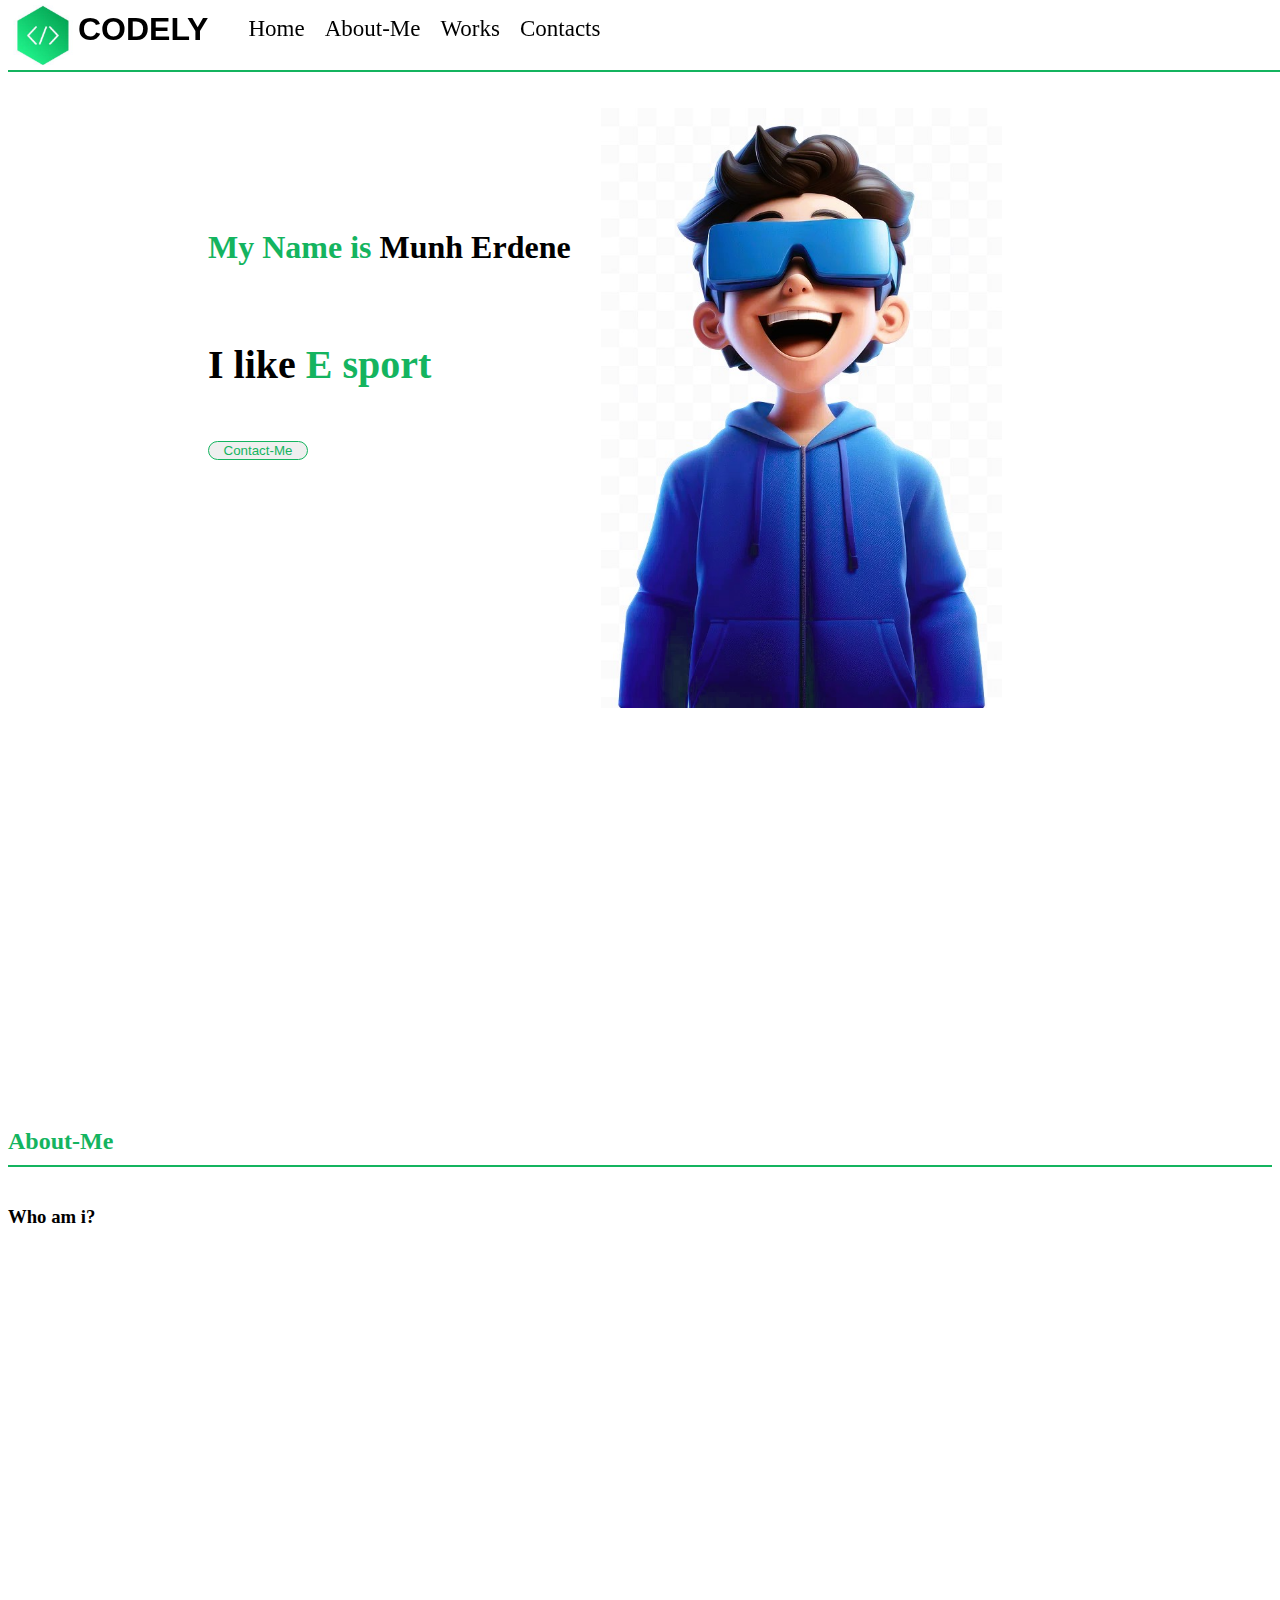
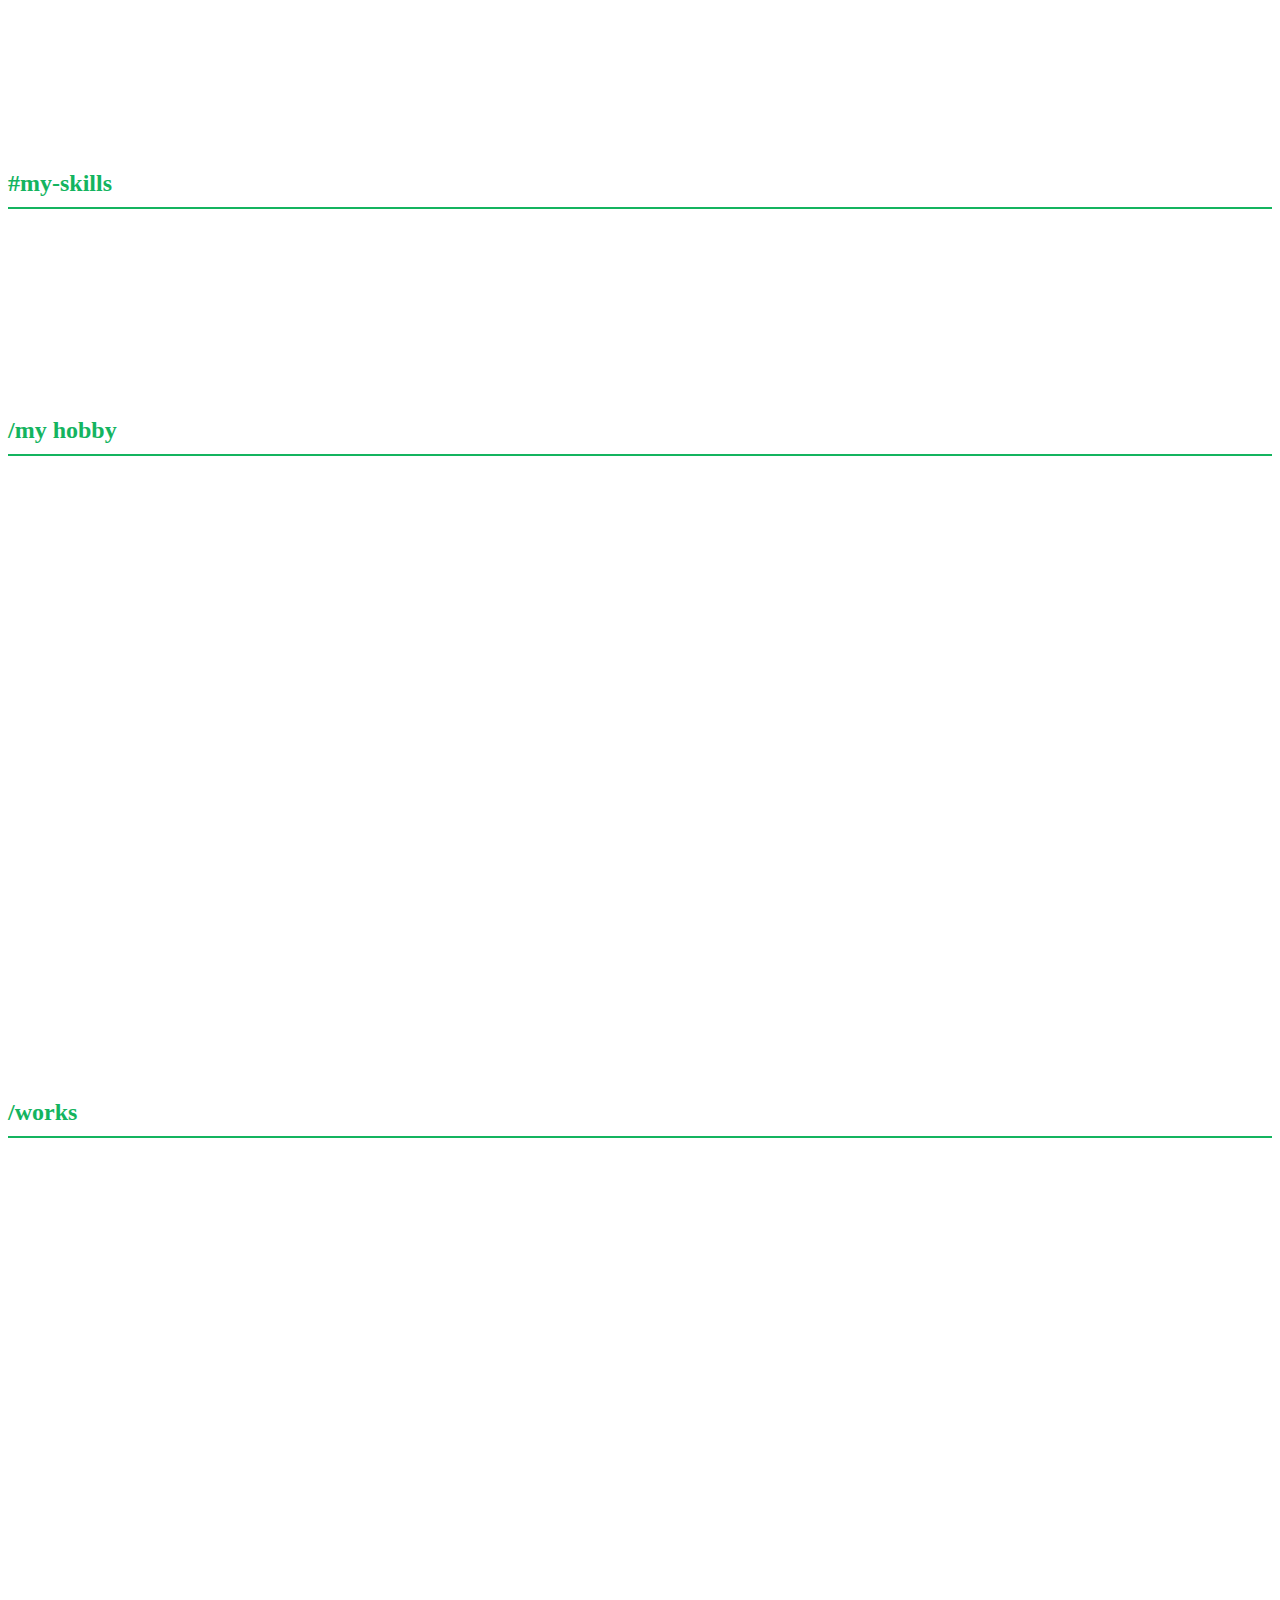
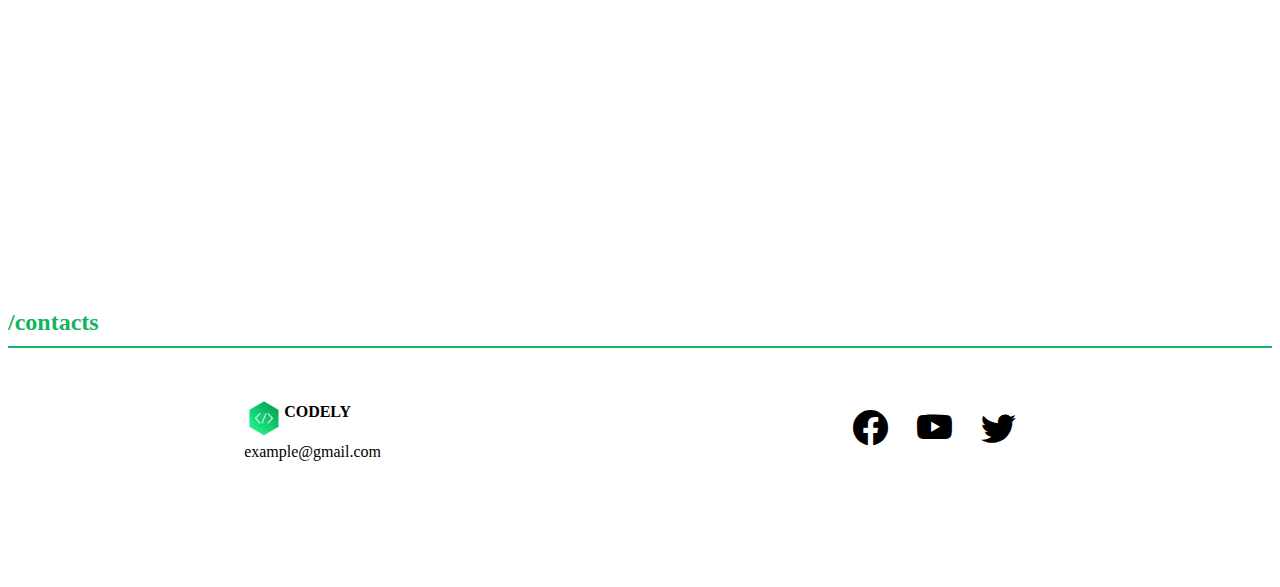
<file: index.html>
<!DOCTYPE html>
<html lang="en">

<head>
    <meta charset="UTF-8">
    <meta http-equiv="X-UA-Compatible" content="IE=edge">
    <meta name="viewport" content="width=device-width, initial-scale=1.0">
    <title>Landing page</title>
    <link rel="stylesheet" href="style.css">
    <link href="https://cdn.jsdelivr.net/npm/bootstrap@5.3.0-alpha1/dist/css/bootstrap.min.css" rel="stylesheet"
        integrity="sha384-GLhlTQ8iRABdZLl6O3oVMWSktQOp6b7In1Zl3/Jr59b6EGGoI1aFkw7cmDA6j6gD" crossorigin="anonymous">
    <link rel="stylesheet" href="https://cdnjs.cloudflare.com/ajax/libs/font-awesome/6.2.1/css/all.min.css"
        integrity="sha512-MV7K8+y+gLIBoVD59lQIYicR65iaqukzvf/nwasF0nqhPay5w/9lJmVM2hMDcnK1OnMGCdVK+iQrJ7lzPJQd1w=="
        crossorigin="anonymous" referrerpolicy="no-referrer" />
    <link rel="stylesheet" href="https://cdn.jsdelivr.net/npm/bootstrap-icons@1.11.1/font/bootstrap-icons.css">
    <link href="https://unpkg.com/aos@2.3.1/dist/aos.css" rel="stylesheet" />
</head>

<body>
    <se ction class="header">
        <div class="container">
            <div class="container-child">
                <div class="col">
                    <div class="logo">
                        <img src="349151165_1401401393977089_5096860635687781565_n.jpg" height="70px" alt="">
                        <h1>CODELY</h1>
                    </div>
                </div>
                <div class="col1">
                    <div class="menu">
                        <ul>
                            <li><a href="#home">Home</a></li>
                            <li><a href="#about ">About-Me</a></li>
                            <li><a href="#works">Works</a></li>
                            <li><a href="#contact">Contacts</a></li>
                        </ul>
                    </div>
                </div>
            </div>
        </div>
    </se>
    <section class="home" id="home">
        <div class="home-child">
            <h1>My Name is <span>Munh Erdene</span></h1>
            <h2>I like <span> E sport</span></h2>
            <button>Contact-Me</button>
        </div>
        <div class="home-child2">
            <img src="zurag2.jpg" height="600vh" alt="">

        </div>
    </section>

    <section class="about" id="about">
        <section class="container">
            <section class="about_header">
                <section>
                    <h2>About-Me</h2>
                </section>
            </section>

            <section class="about1">
                <div class="about-photo">
                    <h3>Who am i?</h3>
                    <img src="zurag.jpg" data-aos="fade-right" data-aos-duration="1000" height="500vh" alt="">
                </div>
                <div class="about-text" data-aos="fade-left" data-aos-duration="1000">
                    <h3>Hello, i,m Name!</h3>
                    <span>Lorem ipsum dolor sit amet consectetur adipisicing elit. Dolore dolorum minus quam quasi illum
                        deserunt recusandae voluptatibus in nulla nesciunt officia provident animi, odit voluptas sequi
                        totam laudantium? Unde voluptatem possimus, est ullam esse ducimus ipsam dolores tenetur soluta
                        quaerat.
                        Lorem ipsum dolor sit amet consectetur adipisicing elit. Nulla porro dolor molestiae ea
                        assumenda at ipsum consequatur dolore, molestias rem impedit cum eos veritatis! Mollitia ducimus
                        velit ratione, deserunt sapiente optio quo voluptatibus beatae quod, alias ullam voluptatum odit
                        ex facere sint pariatur itaque reiciendis officia excepturi necessitatibus. Commodi modi
                        repellendus harum eaque unde consectetur tenetur provident? Ea, eos dicta! Natus eum eaque animi
                        similique dolor. Quaerat alias minus, perferendis voluptates animi maiores dolorum nostrum
                        voluptate laborum quia a, aspernatur ipsa! Neque, ex aperiam quam magni suscipit quasi
                        laudantium blanditiis similique amet id deserunt, labore obcaecati qui error distinctio sed!
                    </span>

                </div>
            </section>

        </section>
        <section class="container">
            <section class="skill-header">
                <section>
                    <h2>#my-skills</h2>
                </section>
            </section>

            <section class="zda" data-aos="fade-up" data-aos-anchor-placement="bottom-bottom" data-aos-duration="1000">
                <div class="skills">
                    <div>
                        <h4>Language</h4>
                    </div>
                    <div class="language">
                        <span>Javascript</span>
                        <span>C++</span>
                        <span>Java</span>
                    </div>
                </div>
                <div class="skills">
                    <div>
                        <h4>Tools</h4>
                    </div>
                    <div class="language">
                        <span>VS code</span>
                        <span>Github</span>
                        <span>Bootstrap</span>
                    </div>
                </div>
                <div class="skills">
                    <div>
                        <h4>Framework</h4>
                    </div>
                    <div class="language">
                        <span>React JS</span>
                        <span>C++</span>
                        <span>PHP</span>
                    </div>
                </div>
                <div class="skills">
                    <div>
                        <h4>Other</h4>
                    </div>
                    <div class="language">
                        <span>HTML</span>
                        <span>CSS</span>
                        <span>Figma</span>
                    </div>
                </div>

            </section>



        </section>
        <section class="container">
            <section class="skill-header">
                <section>
                    <h2>/my hobby</h2>
                </section>
            </section>
            <section class="hobby">
                <div>
                    <img src="zurag3.jpg " data-aos="fade-right" data-aos-duration="1000" height="500vh" alt="">
                </div>
                <div class="hobby-text" data-aos="fade-left" data-aos-duration="1000">
                    <span>
                        <h3>Football</h3>Lorem ipsum dolor sit amet consectetur adipisicing elit. Expedita soluta saepe
                        consectetur.
                        Voluptas repudiandae quisquam cumque id quasi porro vero a. Vero, dicta sapiente! Ad
                        consequuntur voluptate, beatae, ipsa harum quasi ex, qui ut illum cum temporibus facilis aperiam
                        possimus vel dolorem voluptatum. Libero sed consequuntur voluptatum culpa tempora soluta iste
                        quo adipisci nostrum, cum quae deserunt inventore nisi vero laudantium eum repellendus explicabo
                        labore odit amet. Vitae velit labore rerum nisi impedit quae mollitia delectus beatae hic
                </div>

            </section>
        </section>


    </section>
    <section class="works" id="works">
        <section class="container">
            <section class="works-header">
                <section>
                    <h2>/works</h2>
                </section>
                <section class="zda">
                    <div class="youtube" data-aos="fade-up" data-aos-duration="1000">
                        <div>
                            <h1><i class="bi bi-youtube"></i>
                                Youtube</h1>
                        </div>
                        <div class="youtube-text">
                            <span>HTML,CSS</span>
                            <span>Youtube copy</span>
                            <button >
                                <a href="youtube.html">Visit</a>
                            </button>
                        </div>

                    </div>
                    <div class="facebook" data-aos="fade-up" data-aos-duration="1000">
                        <div>
                            <h1><i class="bi bi-facebook"></i>
                                Facebook</h1>
                        </div>
                        <div class="facebook-text">
                            <span>HTML,CSS</span>
                            <span>Facebook copy</span>
                            <button>
                                <a href="facebook.html">Visit</a>
                            </button>
                        </div>

                    </div>
                </section>
            </section>
        </section>
    </section>
    <section class="contact" id="contact">
        <section class="container">
            <section class="contacts-header">
                <section>
                    <h2>/contacts</h2>
                </section>
            </section>
            <section class="contacts-text">
                <div>
                    <div class="footer-logo">
                        <img src="349151165_1401401393977089_5096860635687781565_n.jpg" height="40px" alt="">
                        <h4>CODELY</h4>
                    </div>
                    <div>
                        <span>example@gmail.com</span>
                    </div>
                </div>
                <div class="footer-icon">
                    <i class="bi bi-facebook"> </i>
                    <i class="bi bi-youtube"> </i>
                    <i class="bi bi-twitter"> </i>
                </div>

            </section>

        </section>
    </section>
    <script src="https://unpkg.com/aos@2.3.1/dist/aos.js"></script>


    <script>
        AOS.init();
    </script>
</body>

</html>
</file>
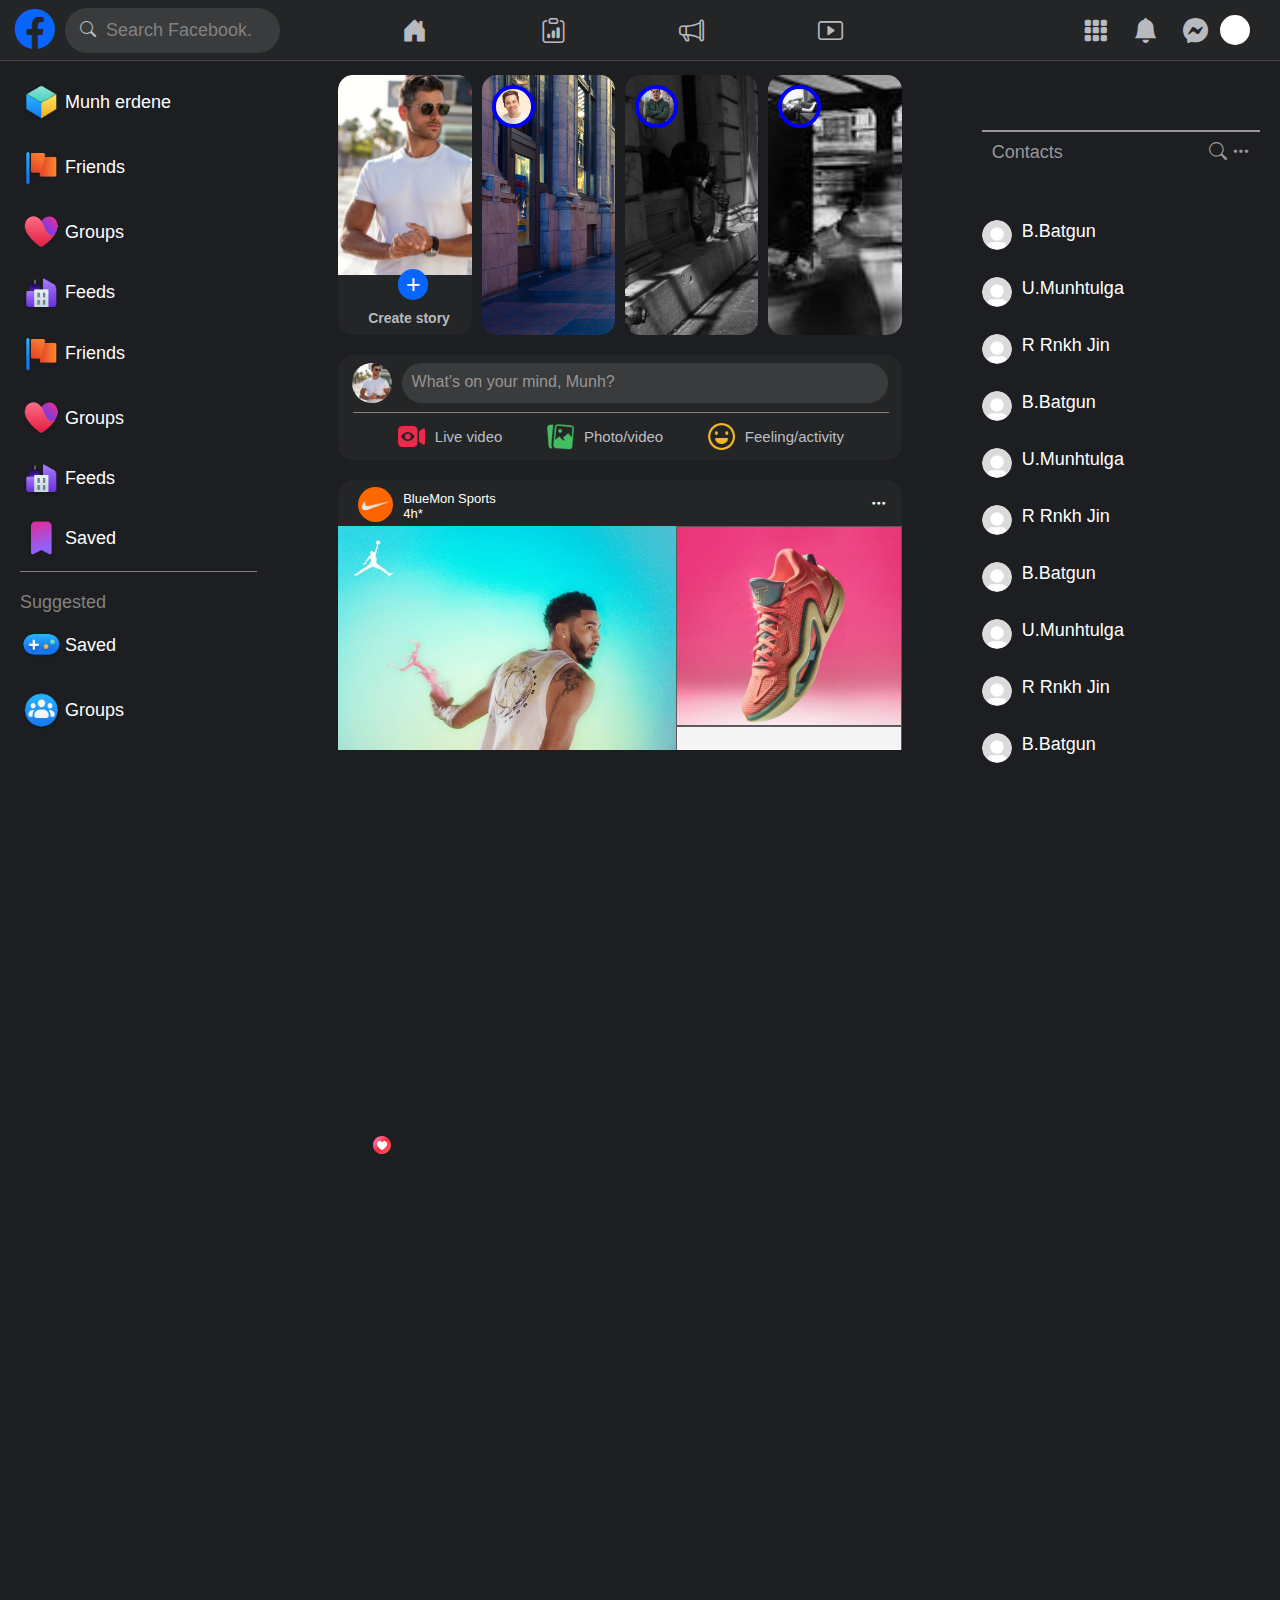
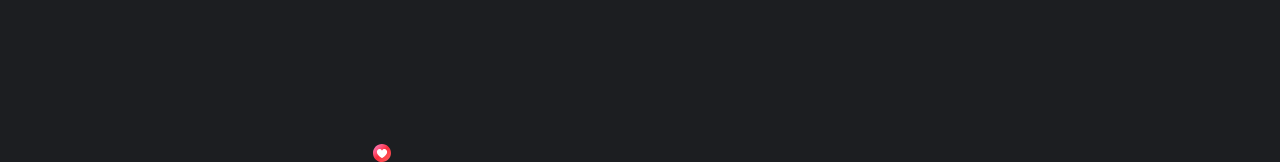
<file: facebook.html>
<!DOCTYPE html>
<html lang="en">

<head>
    <meta charset="UTF-8">
    <meta name="viewport" content="width=device-width, initial-scale=1.0">
    <title>Document</title>
    <link rel="stylesheet" href="facebook.css">
    <link rel="stylesheet" href="https://cdn.jsdelivr.net/npm/bootstrap-icons@1.11.1/font/bootstrap-icons.css">
    <link rel="preconnect" href="https://fonts.googleapis.com">
    <link rel="preconnect" href="https://fonts.gstatic.com" crossorigin>
    <link href="https://fonts.googleapis.com/css2?family=PT+Sans+Narrow:wght@700&display=swap" rel="stylesheet">
</head>

<body>
    <div class="header">
        <div class="header-item1">
            <div class="child1">
                <i class="bi bi-facebook"></i>
            </div>
            <div class="child2">
                <div class="nohoi">
                    <i class="bi bi-search"></i>
                    <p>Search Facebook.</p>
                </div>
            </div>
        </div>
        <div class="header-item2">
            <div class="header-icon">
                <i class="bi bi-house-door-fill"></i>
                <i class="bi bi-clipboard-data"></i>
                <i class="bi bi-megaphone"></i>
                <i class="bi bi-play-btn"></i>
            </div>
        </div>
        <div class="header-item3">
            <div class="header-icon2">
                <i class="bi bi-grid-3x3-gap-fill"></i>
                <i class="bi bi-bell-fill"></i>
                <i class="bi bi-messenger"></i>
                <div class="profile">
                    <a href="https://www.facebook.com/profile.php?id=100067999803137"></a>
                </div>
            </div>
        </div>
    </div>
    <div class="main">
        <div class="main-left">
            <div class="main-left1">
                <div class="left-child">
                    <img src="logo/MXx87JcFaaaKzH.png" alt="">
                    <a href="">Munh erdene</a>
                </div>
                <div class="left-child">
                    <img src="logo/MXx87JcFKdzH.png" alt="">
                    <a href="">Friends</a>
                </div>
                <div class="left-child">
                    <img src="logo/MXx87JcFKzg.png" alt="">
                    <a href="">Groups</a>
                </div>
                <div class="left-child">
                    <img src="logo/MXx87JcFKzH.png" alt="">
                    <a href="">Feeds</a>
                </div>
                <div class="left-child">
                    <img src="logo/MXx87JcFKdzH.png" alt="">
                    <a href="">Friends</a>
                </div>
                <div class="left-child">
                    <img src="logo/MXx87JcFKzg.png" alt="">
                    <a href="">Groups</a>
                </div>
                <div class="left-child">
                    <img src="logo/MXx87JcFKzH.png" alt="">
                    <a href="">Feeds</a>
                </div>
                <div class="left-child1">
                    <img src="logo/MXx87JcFsKzH.png" alt="">
                    <a href="">Saved</a>
                </div>

            </div>
            <div class="main-left1">
                <p>Suggested</p>
                <div class="left-child">
                    <img src="logo/MXx87JcFssKzH.png" alt="">
                    <a href="">Saved</a>
                </div>
                <div class="left-child">
                    <img src="logo/MXx87JcsFKzH.png" alt="">
                    <a href="">Groups</a>
                </div>
                <div class="left-child">
                    <img src="logo/MXx87JcFssKzH.png" alt="">
                    <a href="">Saved</a>
                </div>
                <div class="left-child">
                    <img src="logo/MXx87JcFKdzH.png" alt="">
                    <a href="">Friends</a>
                </div>
                <div class="left-child">
                    <img src="logo/MXx87JcFKzg.png" alt="">
                    <a href="">Groups</a>
                </div>
                <div class="left-child">
                    <img src="logo/MXx87JcFKzH.png" alt="">
                    <a href="">Feeds</a>
                </div>
            </div>

        </div>
        <div class="main-mid">
            <div class="main-child">
                <div class="item12">
                    <div class="cc">
                        <div class="sd">
                            <img src="photo/profileistockphoto-1311078906-612x612.jpg" alt="">
                        </div>
                        <button class="button1">+</button>
                        <h6>Create story</h6>

                    </div>
                    <div class="ac">
                        <div class="sda">
                            <img src="photo/rm328-366-tong-08_1.jpg" alt="">
                        </div>
                    </div>
                    <div class="bc">
                        <div class="sda">
                            <img src="photo/manphoto-1610088441520-4352457e7095.jpg" alt="">
                        </div>
                    </div>
                    <div class="gc">
                        <div class="sda">
                            <img src="photo/pexelssssssssssssssssssss-photo-872756.jpg" alt="">
                        </div>
                    </div>

                </div>
                <div class="item23">
                    <div class="ff">
                        <div class="pt">
                            <img src="photo/profileistockphoto-1311078906-612x612.jpg" alt="">
                        </div>
                        <div class="write">
                            <span>What's on your mind, Munh?</span>
                        </div>
                    </div>
                    <div class="gg">
                        <div class="post"> <img src="logo/v1iF26vvvvvvvvvvvvvvvvvvvvvvvvvvvvvvvvvvvvvv05Cb5.png"
                                alt=""><span>Live video</span>
                        </div>
                        <div class="post1"> <img src="logo/a6OjkIIE-aaaaaaaaaaaaaaaaaaaaR0.png"
                                alt=""><span>Photo/video</span></div>
                        <div class="post2"> <img src="logo/yMDS19UDsqqqqqqqqqqqqqqqqqqqqqqWe.png"
                                alt=""><span>Feeling/activity</span></div>
                    </div>
                </div>
                <div class="head1">
                    <div class="head">
                        <div>
                            <div class="pro"></div>
                            <div class="name">BlueMon Sports <br>
                                4h*</div>
                        </div>
                        <div class="icon"><i class="bi bi-three-dots"></i>

                        </div>

                    </div>
                    <div class="item34">
                        <div class="sport1"></div>
                        <div class="sport2">
                            <div class="sport2-1"></div>
                            <div class="sport2-2"></div>
                            <div class="sport2-3"></div>
                        </div>
                    </div>
                    <div class="foter">
                        <div> <img class="react" src="/react/download (1).svg" alt="">
                            <img class="react1" src="/react/download.svg" alt="">
                        </div>
                        <div class="reaction">
                            <div class="vvv"><i class="bi bi-hand-thumbs-up"></i>Like</div>
                            <div class="vvv"><i class="bi bi-chat"></i>Comment</div>
                            <div class="vvv"><i class="bi bi-share"></i>Share</div>
                        </div>
                    </div>

                </div>
                <div class="head1">
                    <div class="head">
                        <div>
                            <div class="pro"></div>
                            <div class="name">BlueMon Sports <br>
                                4h*</div>
                        </div>
                        <div class="icon"><i class="bi bi-three-dots"></i>

                        </div>

                    </div>
                    <div class="item34">
                        <div class="sporta"></div>
                        <div class="sportb">
                            <div class="sportb-1"></div>
                            <div class="sportb-2"></div>
                            <div class="sportb-3"></div>
                        </div>
                    </div>

                    <div class="foter">
                        <div> <img class="react" src="/react/download (1).svg" alt="">
                            <img class="react1" src="/react/download.svg" alt="">
                        </div>
                        <div class="reaction">
                            <div class="vvv"><i class="bi bi-hand-thumbs-up"></i>Like</div>
                            <div class="vvv"><i class="bi bi-chat"></i>Comment</div>
                            <div class="vvv"><i class="bi bi-share"></i>Share</div>
                        </div>
                    </div>

                </div>
                <div class="head1">
                    <div class="head">
                        <div>
                            <div class="pro"></div>
                            <div class="name">BlueMon Sports <br>
                                4h*</div>
                        </div>
                        <div class="icon"><i class="bi bi-three-dots"></i>

                        </div>

                    </div>
                    <div class="item34">
                        <div class="sport1"></div>
                        <div class="sport2">
                            <div class="sport2-1"></div>
                            <div class="sport2-2"></div>
                            <div class="sport2-3"></div>
                        </div>
                    </div>
                    <div class="foter">
                        <div> <img class="react" src="/react/download (1).svg" alt="">
                            <img class="react1" src="/react/download.svg" alt="">
                        </div>
                        <div class="reaction">
                            <div class="vvv"><i class="bi bi-hand-thumbs-up"></i>Like</div>
                            <div class="vvv"><i class="bi bi-chat"></i>Comment</div>
                            <div class="vvv"><i class="bi bi-share"></i>Share</div>
                        </div>
                    </div>

                </div>
                <div class="head1">
                    <div class="head">
                        <div>
                            <div class="pro"></div>
                            <div class="name">BlueMon Sports <br>
                                4h*</div>
                        </div>
                        <div class="icon"><i class="bi bi-three-dots"></i>

                        </div>

                    </div>
                    <div class="item34">
                        <div class="sporta"></div>
                        <div class="sportb">
                            <div class="sportb-1"></div>
                            <div class="sportb-2"></div>
                            <div class="sportb-3"></div>
                        </div>
                    </div>

                    <div class="foter">
                        <div> <img class="react" src="/react/download (1).svg" alt="">
                            <img class="react1" src="/react/download.svg" alt="">
                        </div>
                        <div class="reaction">
                            <div class="vvv"><i class="bi bi-hand-thumbs-up"></i>Like</div>
                            <div class="vvv"><i class="bi bi-chat"></i>Comment</div>
                            <div class="vvv"><i class="bi bi-share"></i>Share</div>
                        </div>
                    </div>

                </div>


            </div>

        </div>

        <div class="main-right">

            <div class="cont">
                <span>Contacts</span>
                <div><i class="bi bi-search"></i>
                    <i class="bi bi-three-dots"></i>
                </div>

            </div>
            <div class="main-right1">
                <div class="right-child">
                    <div class="pro1"></div>
                    <a href="">B.Batgun</a>
                </div>
                <div class="right-child">
                    <div class="pro1"></div>
                    <a href="">U.Munhtulga</a>
                </div>
                <div class="right-child">
                    <div class="pro1"></div>
                    <a href="">R Rnkh Jin</a>
                </div>
                <div class="right-child">
                    <div class="pro1"></div>
                    <a href="">B.Batgun</a>
                </div>
                <div class="right-child">
                    <div class="pro1"></div>
                    <a href="">U.Munhtulga</a>
                </div>
                <div class="right-child">
                    <div class="pro1"></div>
                    <a href="">R Rnkh Jin</a>
                </div>
                <div class="right-child">
                    <div class="pro1"></div>
                    <a href="">B.Batgun</a>
                </div>
                <div class="right-child">
                    <div class="pro1"></div>
                    <a href="">U.Munhtulga</a>
                </div>
                <div class="right-child">
                    <div class="pro1"></div>
                    <a href="">R Rnkh Jin</a>
                </div>
                <div class="right-child">
                    <div class="pro1"></div>
                    <a href="">B.Batgun</a>
                </div>
                <div class="right-child">
                    <div class="pro1"></div>
                    <a href="">U.Munhtulga</a>
                </div>
                <div class="right-child">
                    <div class="pro1"></div>
                    <a href="">R Rnkh Jin</a>
                </div>
                <div class="right-child">
                    <div class="pro1"></div>
                    <a href="">B.Batgun</a>
                </div>
                <div class="right-child">
                    <div class="pro1"></div>
                    <a href="">U.Munhtulga</a>
                </div>
                <div class="right-child">
                    <div class="pro1"></div>
                    <a href="">B.Batgun</a>
                </div>

            </div>
        </div>
    </div>

</body>

</html>
</file>
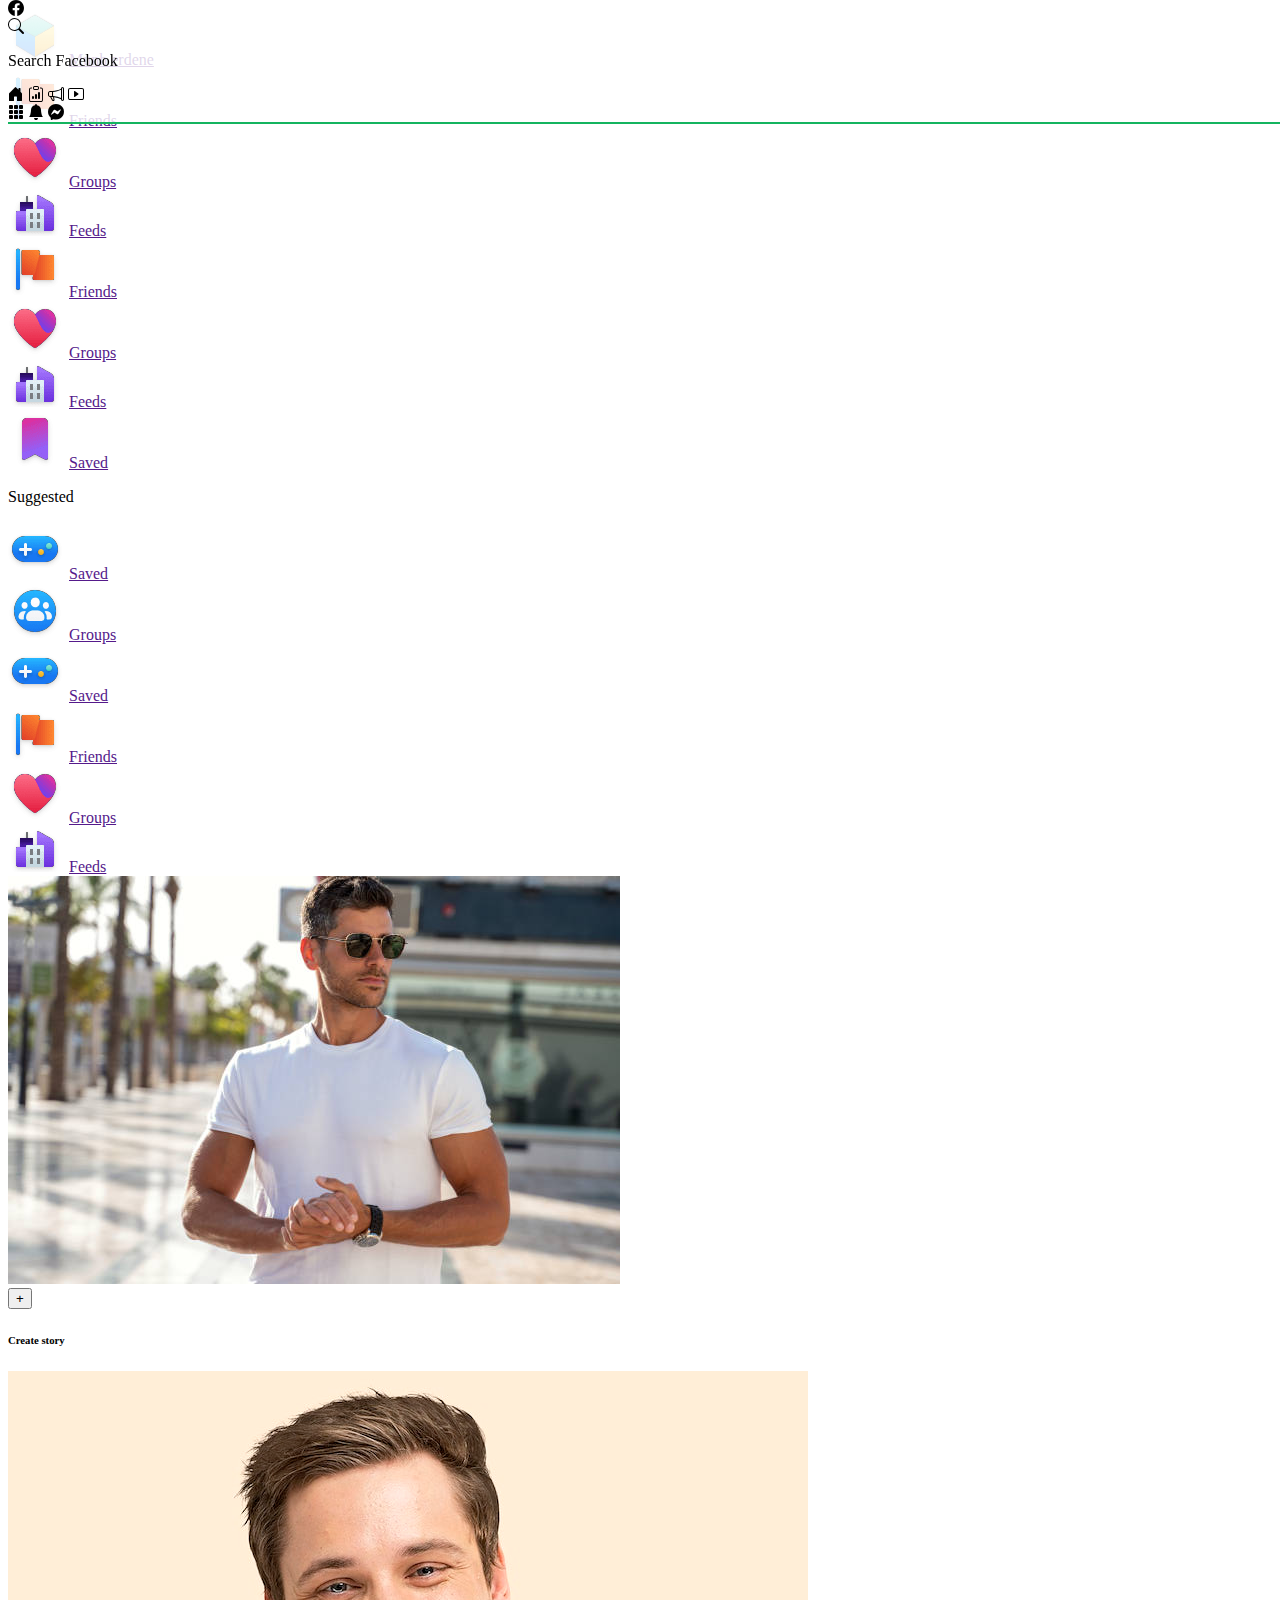
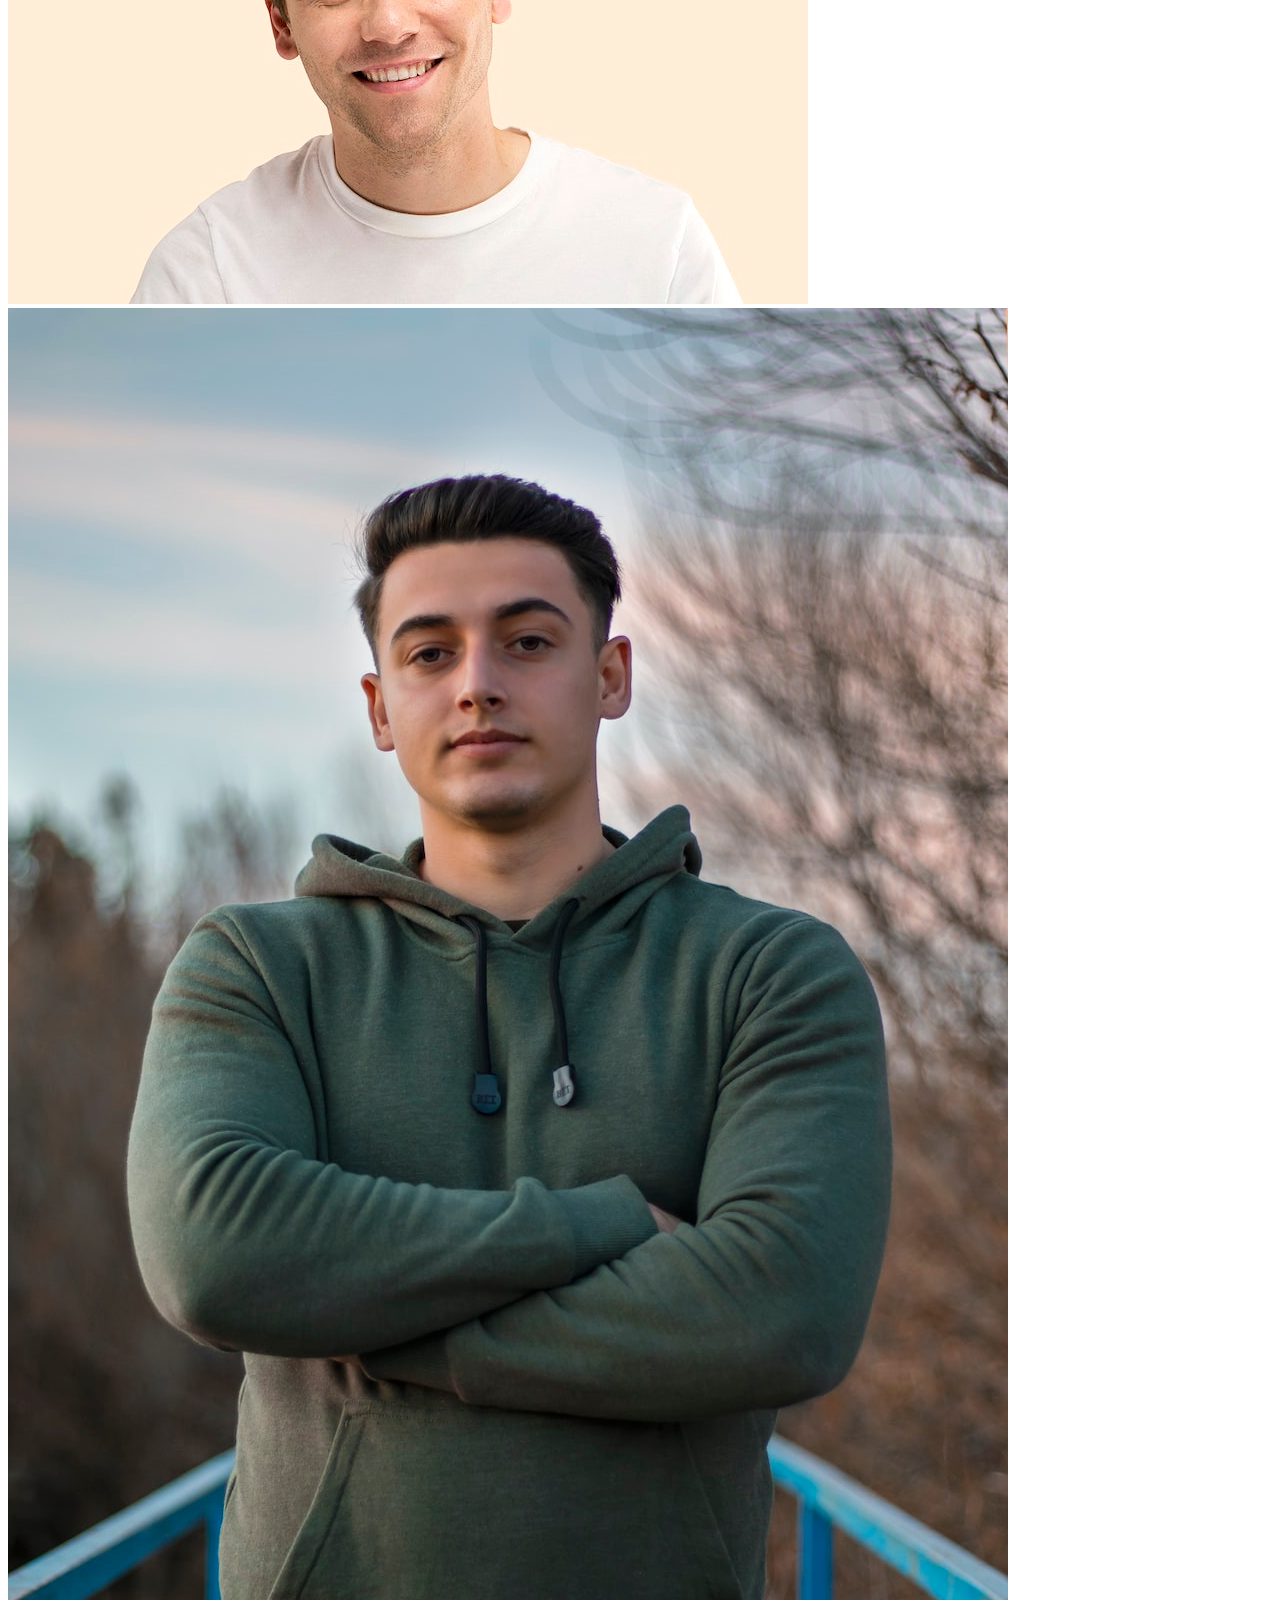
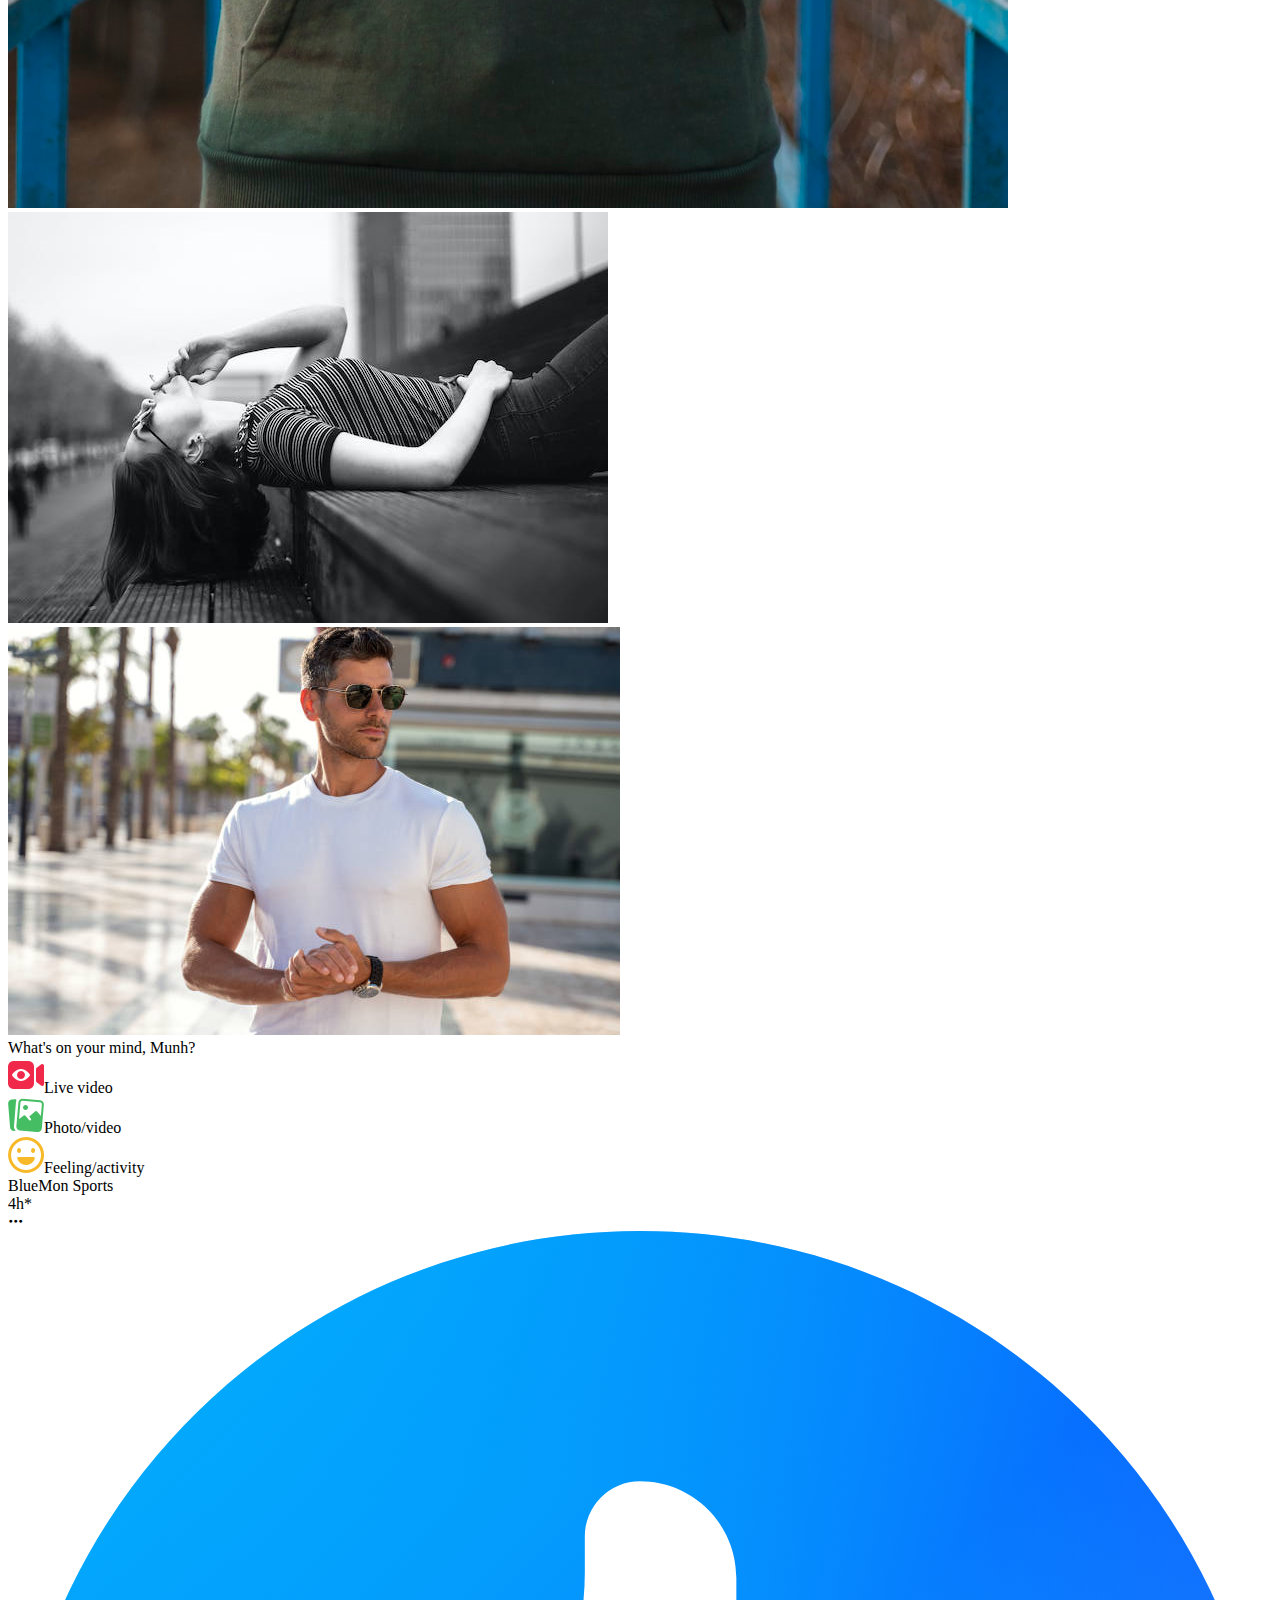
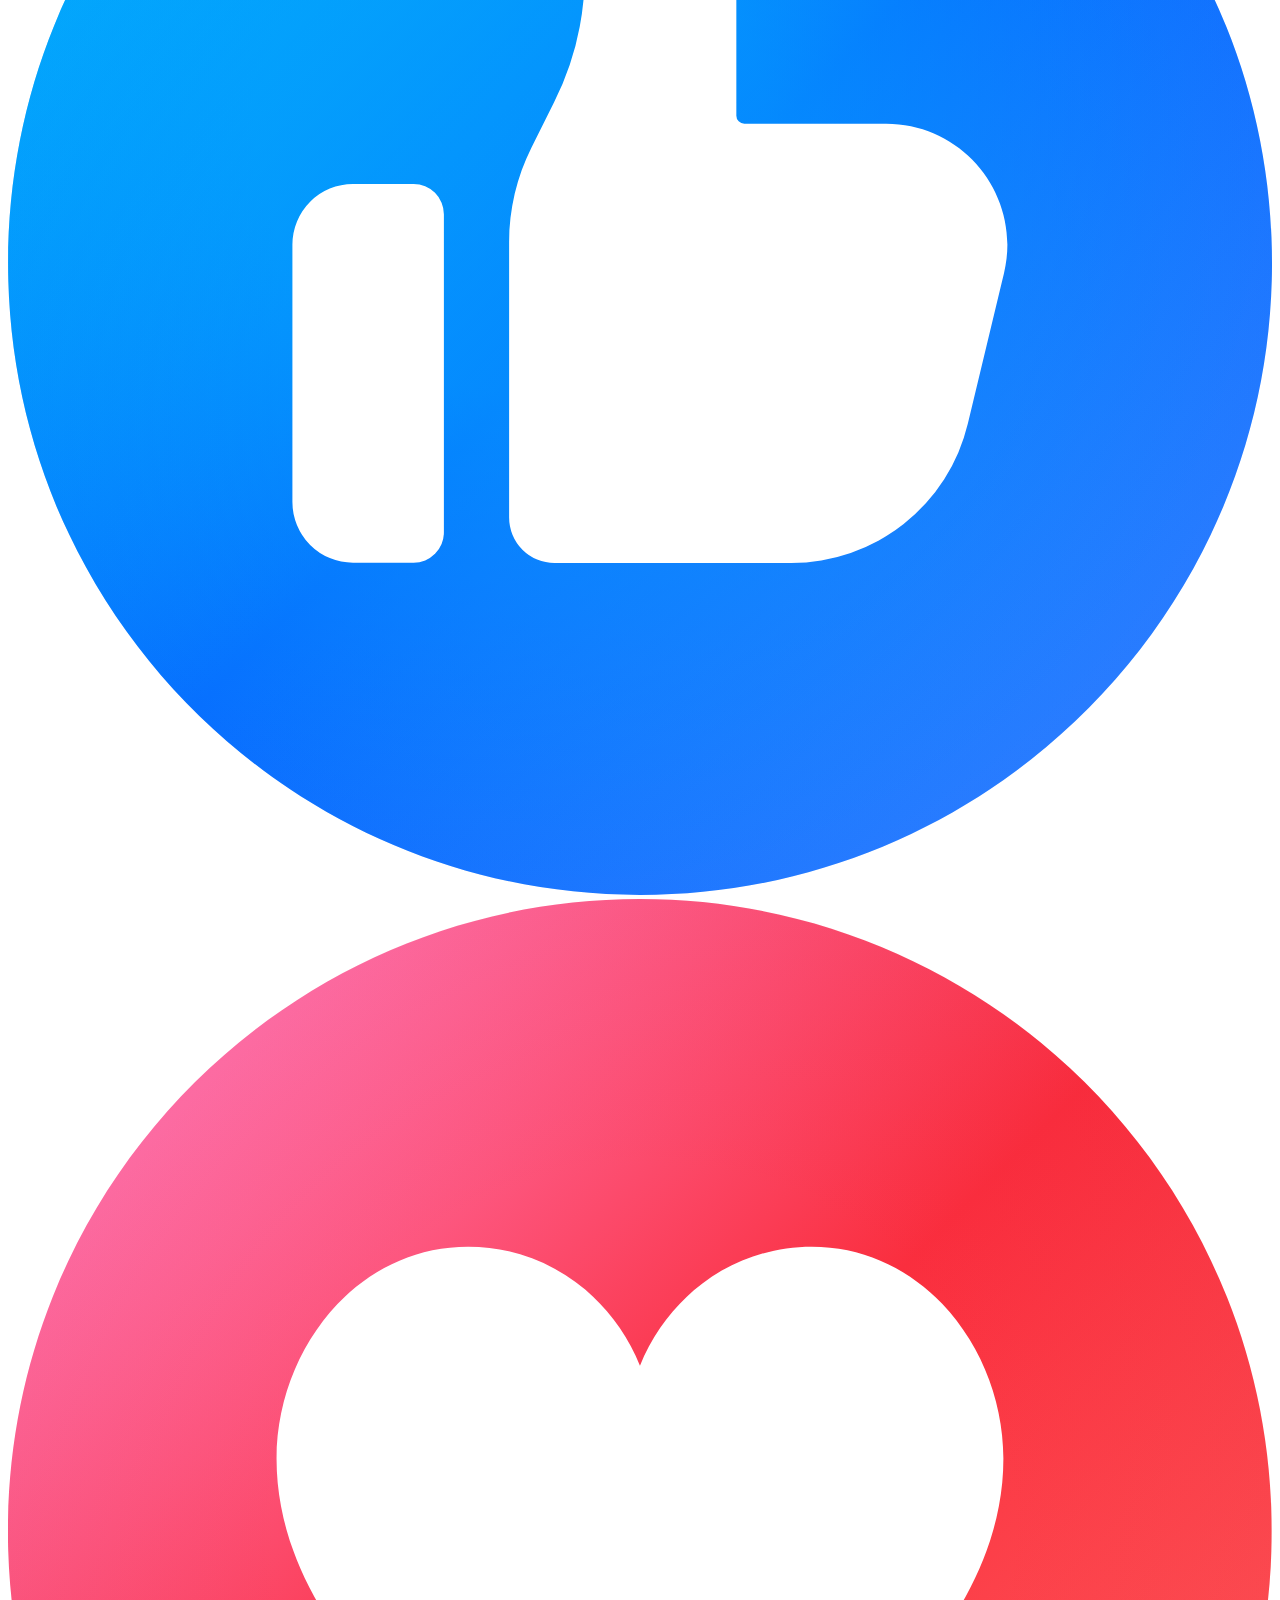
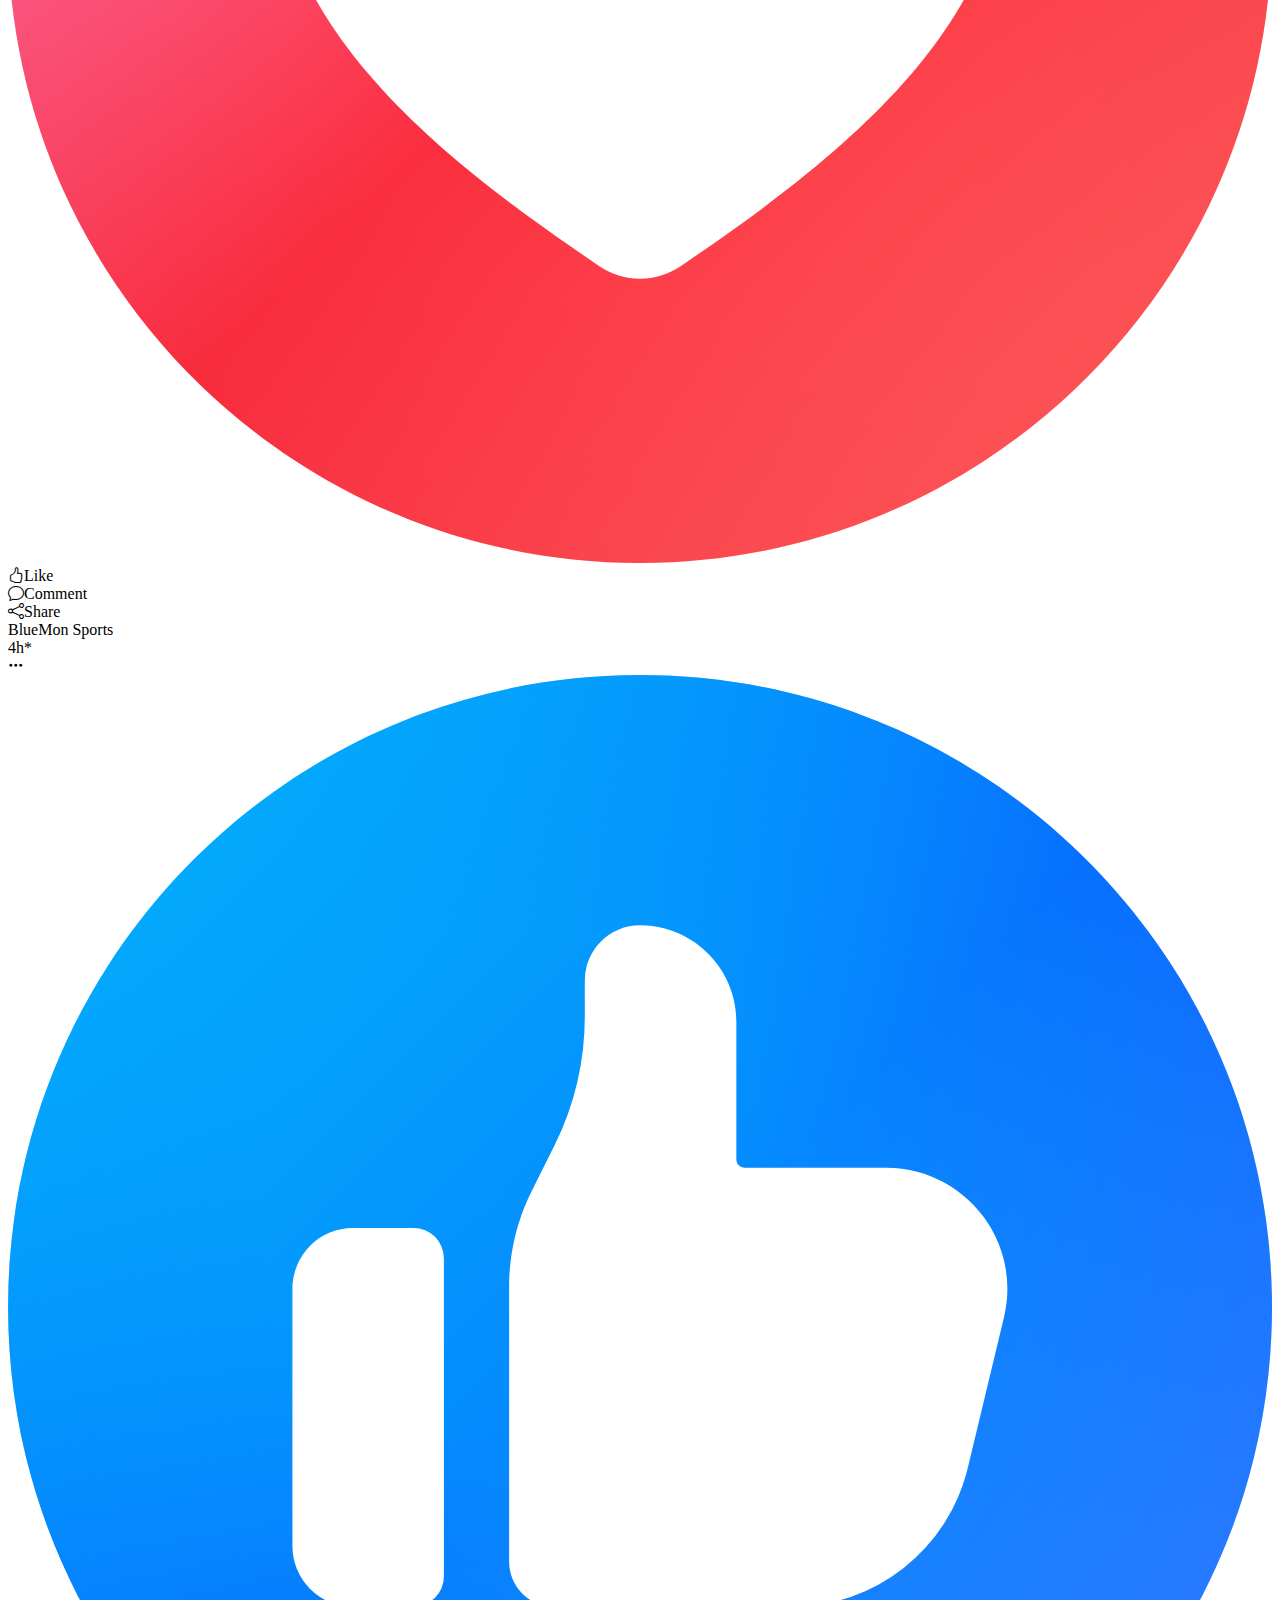
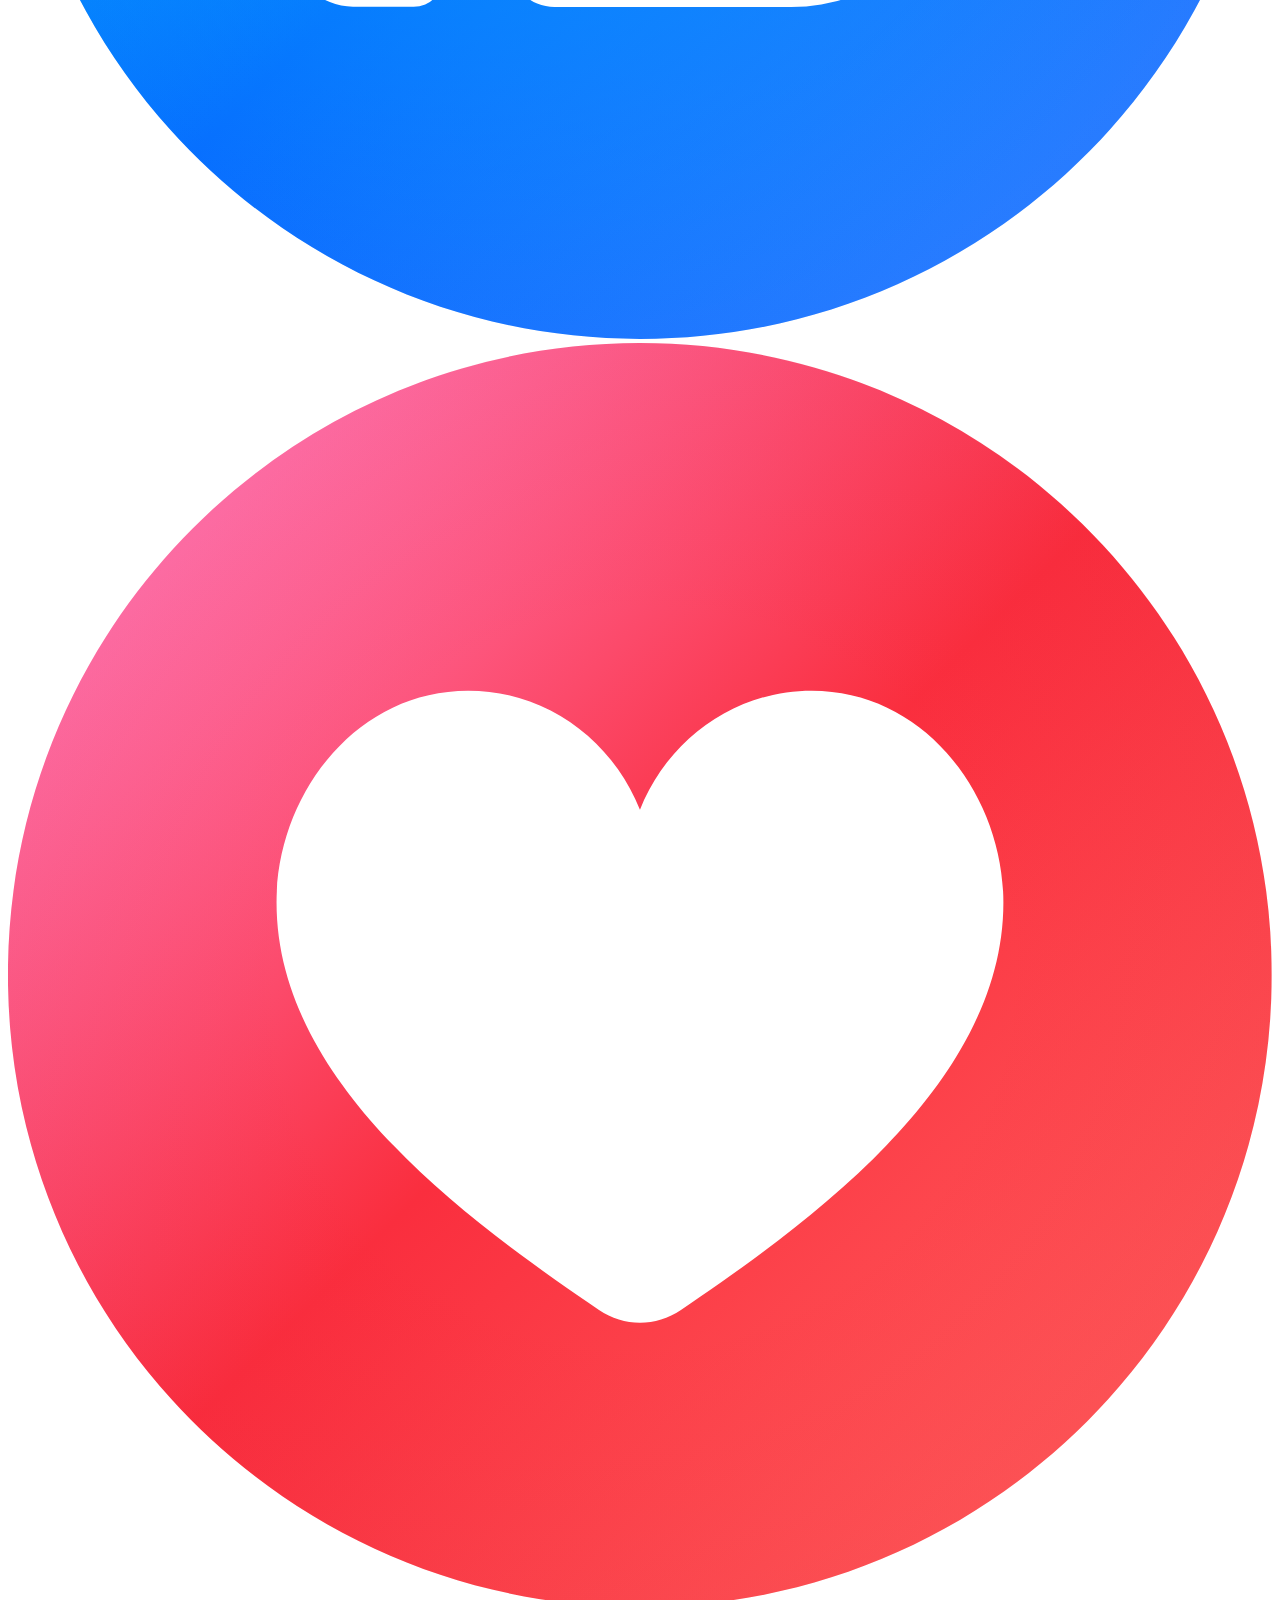
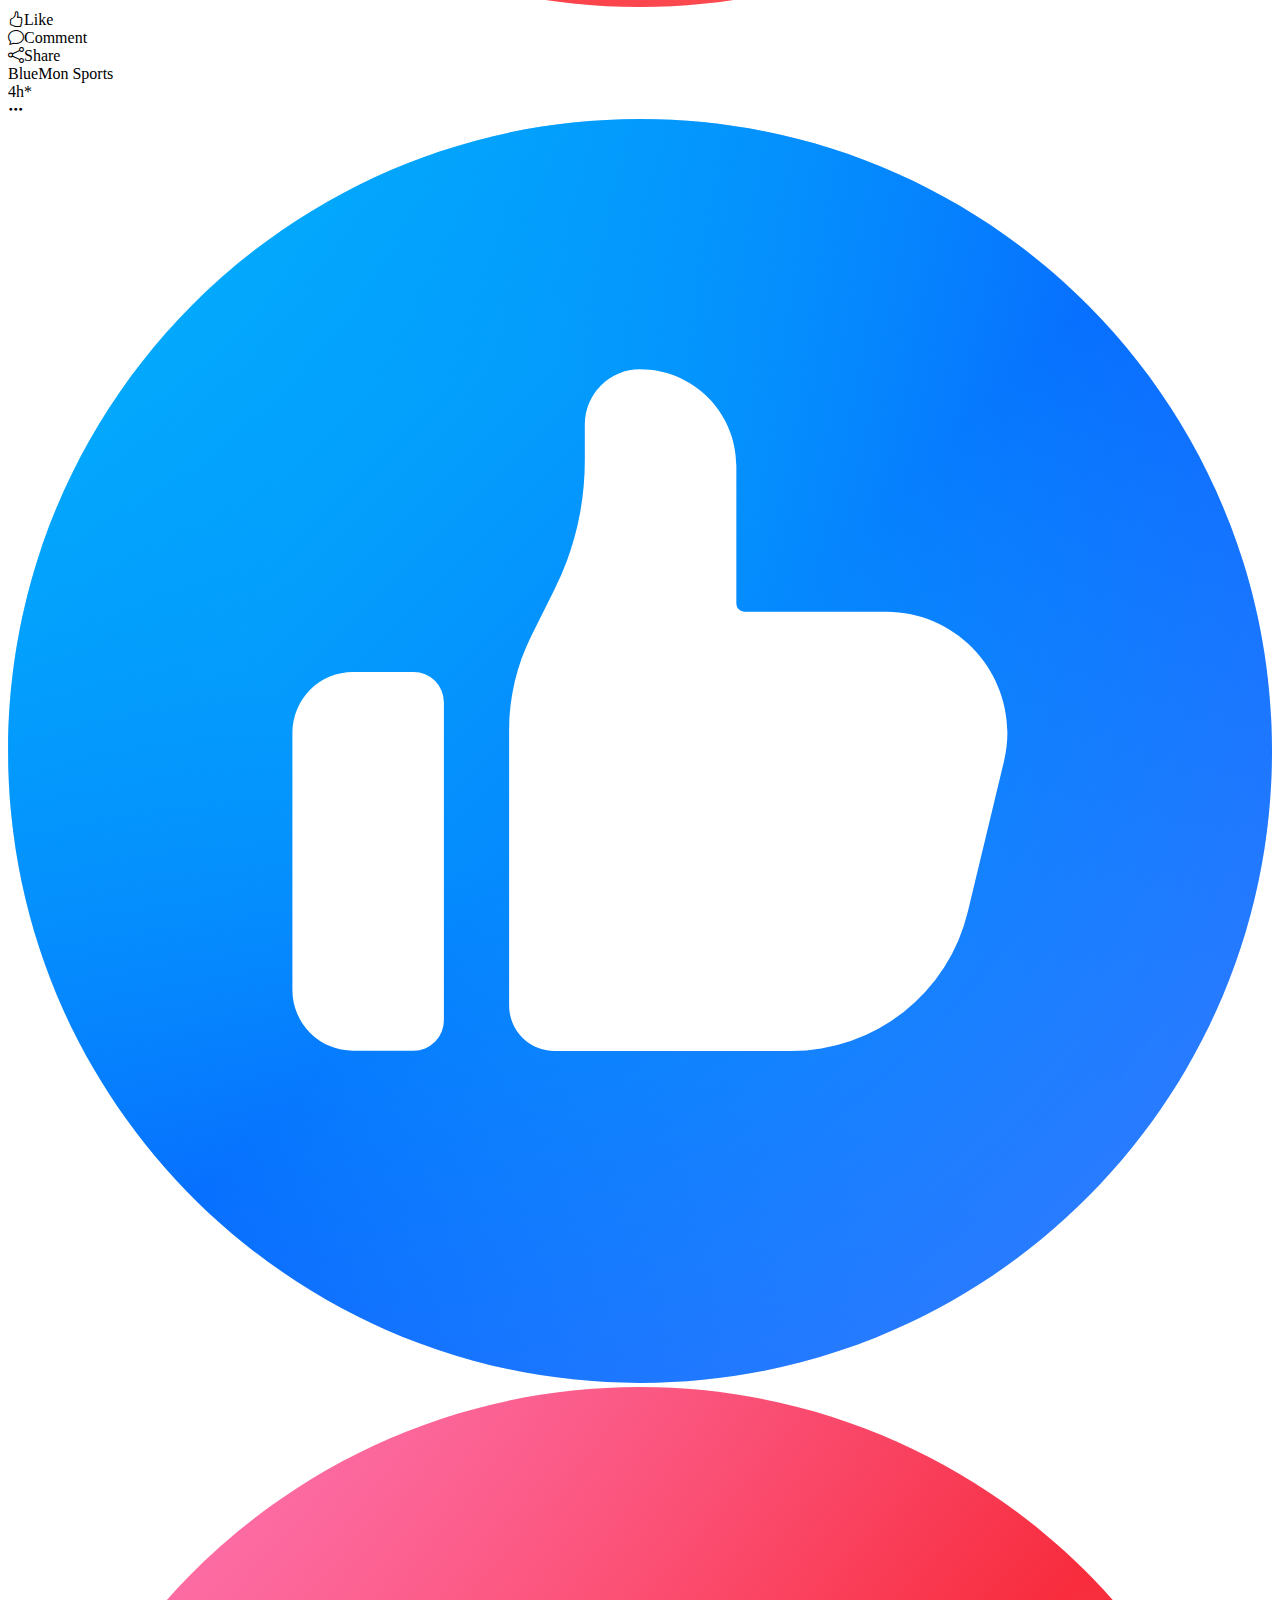
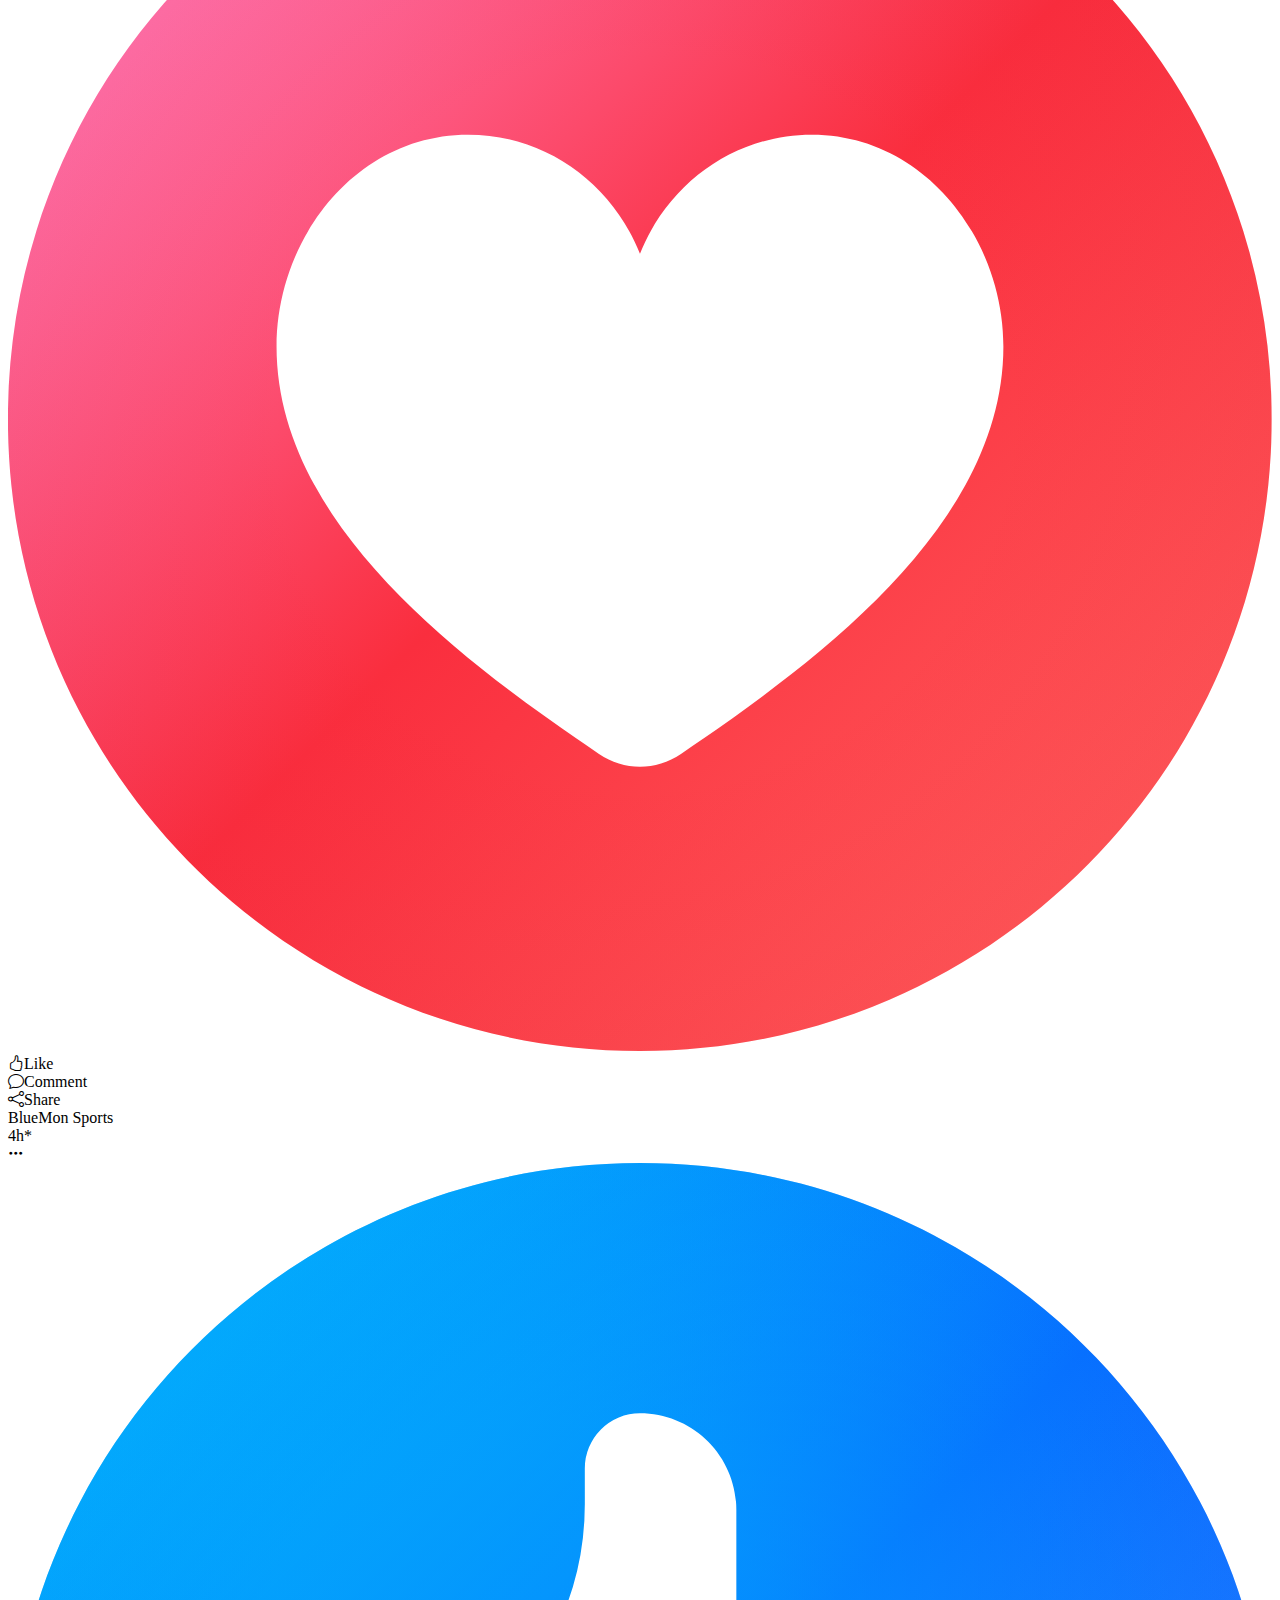
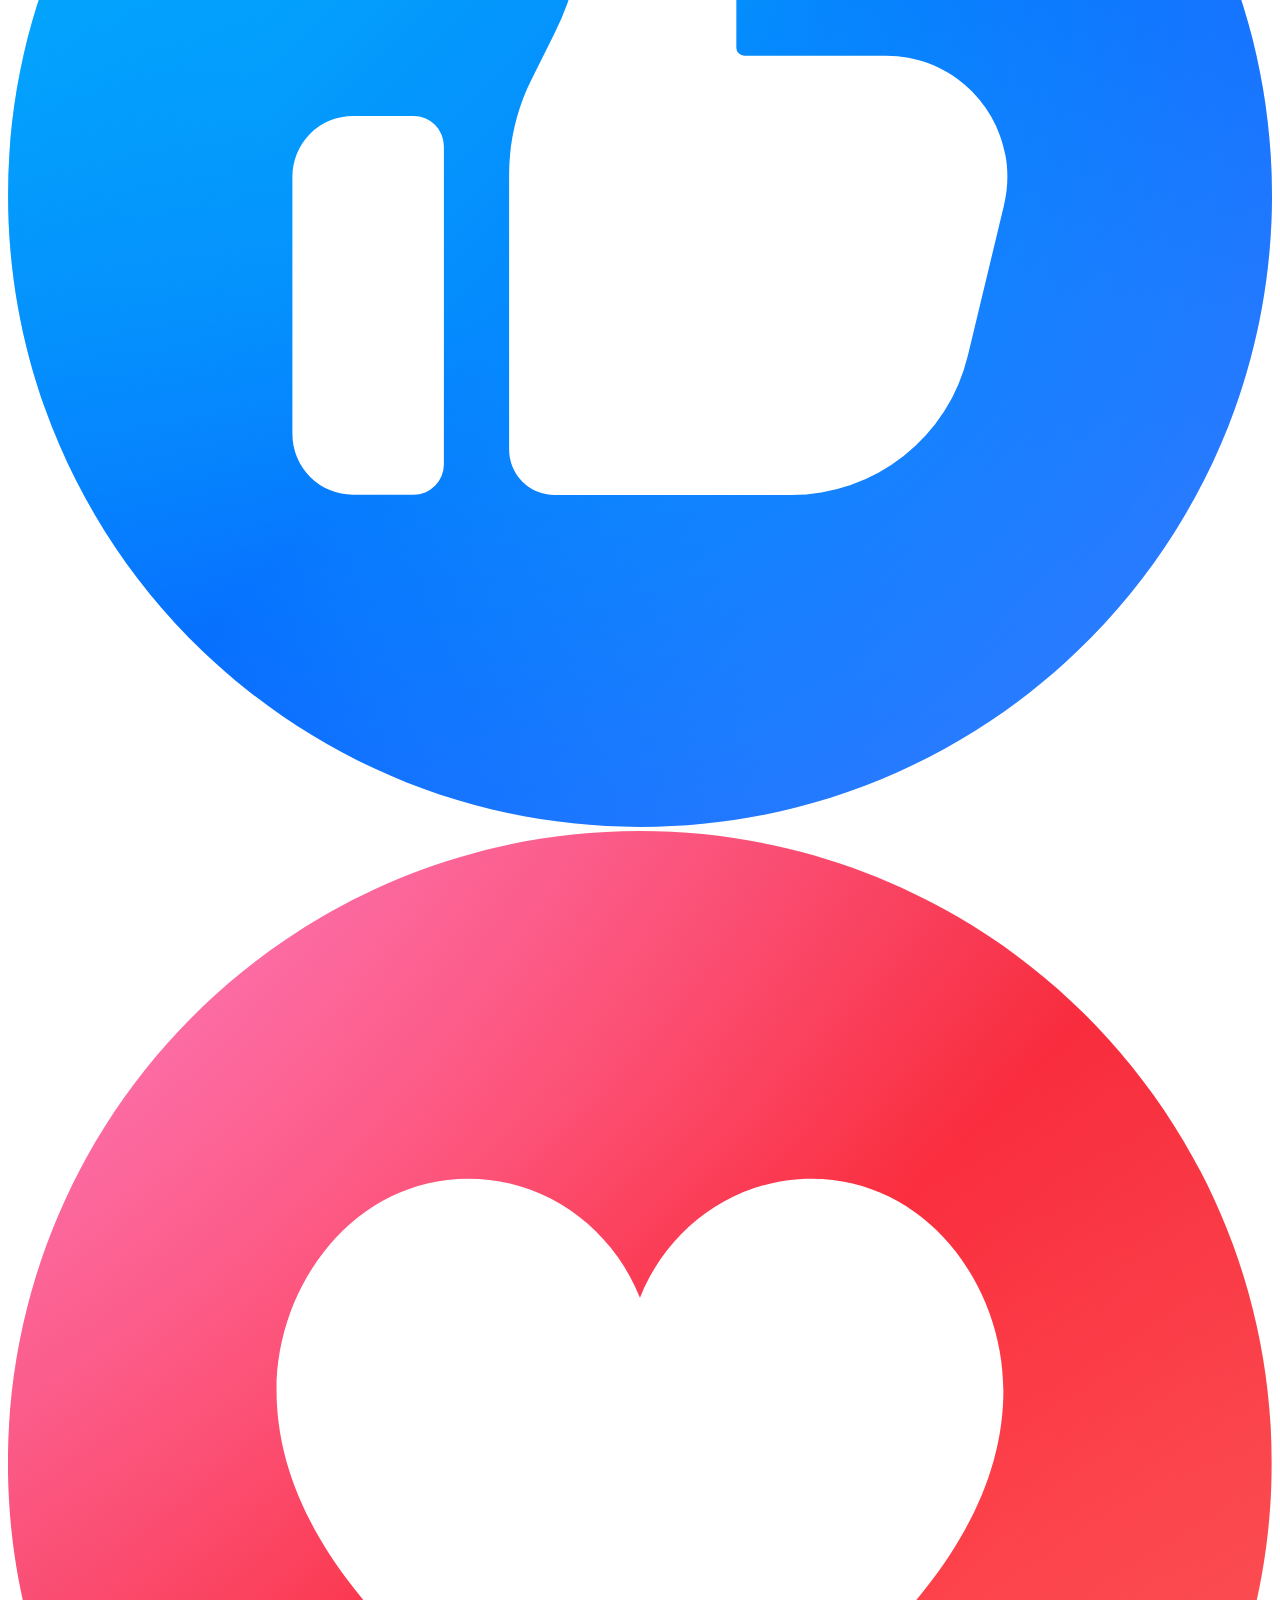
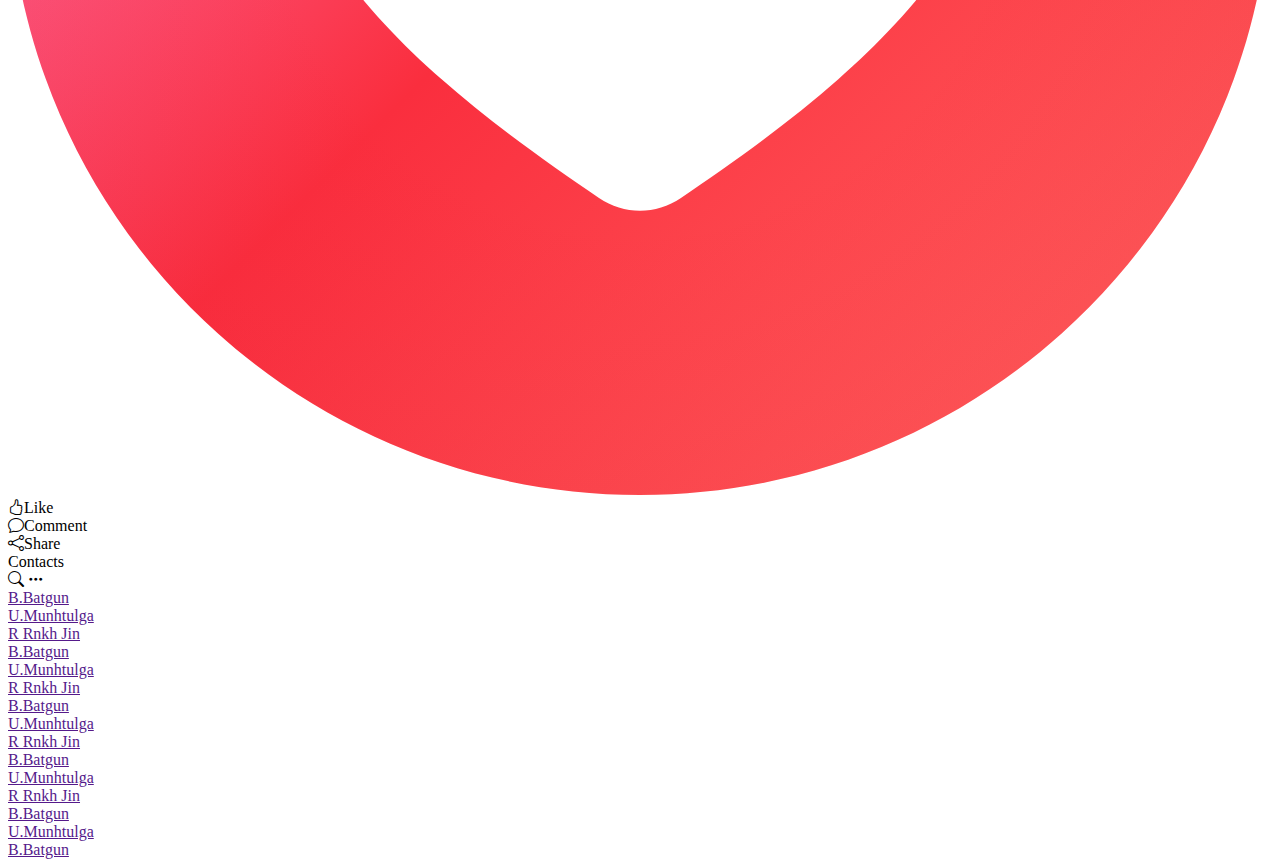
<file: inddex.html>
<!DOCTYPE html>
<html lang="en">

<head>
    <meta charset="UTF-8">
    <meta name="viewport" content="width=device-width, initial-scale=1.0">
    <title>Document</title>
    <link rel="stylesheet" href="style.css">
    <link rel="stylesheet" href="https://cdn.jsdelivr.net/npm/bootstrap-icons@1.11.1/font/bootstrap-icons.css">
    <link rel="preconnect" href="https://fonts.googleapis.com">
    <link rel="preconnect" href="https://fonts.gstatic.com" crossorigin>
    <link href="https://fonts.googleapis.com/css2?family=PT+Sans+Narrow:wght@700&display=swap" rel="stylesheet">
</head>

<body>
    <div class="header">
        <div class="header-item1">
            <div class="child1">
                <i class="bi bi-facebook"></i>
            </div>
            <div class="child2">
                <div class="nohoi">
                    <i class="bi bi-search"></i>
                    <p>Search Facebook</p>
                </div>
            </div>
        </div>
        <div class="header-item2">
            <div class="header-icon">
                <i class="bi bi-house-door-fill"></i>
                <i class="bi bi-clipboard-data"></i>
                <i class="bi bi-megaphone"></i>
                <i class="bi bi-play-btn"></i>
            </div>
        </div>
        <div class="header-item3">
            <div class="header-icon2">
                <i class="bi bi-grid-3x3-gap-fill"></i>
                <i class="bi bi-bell-fill"></i>
                <i class="bi bi-messenger"></i>
                <div class="profile">
                    <a href="https://www.facebook.com/profile.php?id=100067999803137"></a>
                </div>
            </div>
        </div>
    </div>
    <div class="main">
        <div class="main-left">
            <div class="main-left1">
                <div class="left-child">
                    <img src="/logo/MXx87JcFaaaKzH.png" alt="">
                    <a href="">Munh erdene</a>
                </div>
                <div class="left-child">
                    <img src="/logo/MXx87JcFKdzH.png" alt="">
                    <a href="">Friends</a>
                </div>
                <div class="left-child">
                    <img src="/logo/MXx87JcFKzg.png" alt="">
                    <a href="">Groups</a>
                </div>
                <div class="left-child">
                    <img src="/logo/MXx87JcFKzH.png" alt="">
                    <a href="">Feeds</a>
                </div>
                <div class="left-child">
                    <img src="/logo/MXx87JcFKdzH.png" alt="">
                    <a href="">Friends</a>
                </div>
                <div class="left-child">
                    <img src="/logo/MXx87JcFKzg.png" alt="">
                    <a href="">Groups</a>
                </div>
                <div class="left-child">
                    <img src="/logo/MXx87JcFKzH.png" alt="">
                    <a href="">Feeds</a>
                </div>
                <div class="left-child1">
                    <img src="/logo/MXx87JcFsKzH.png" alt="">
                    <a href="">Saved</a>
                </div>

            </div>
            <div class="main-left1">
                <p>Suggested</p>
                <div class="left-child">
                    <img src="/logo/MXx87JcFssKzH.png" alt="">
                    <a href="">Saved</a>
                </div>
                <div class="left-child">
                    <img src="/logo/MXx87JcsFKzH.png" alt="">
                    <a href="">Groups</a>
                </div>
                <div class="left-child">
                    <img src="/logo/MXx87JcFssKzH.png" alt="">
                    <a href="">Saved</a>
                </div>
                <div class="left-child">
                    <img src="/logo/MXx87JcFKdzH.png" alt="">
                    <a href="">Friends</a>
                </div>
                <div class="left-child">
                    <img src="/logo/MXx87JcFKzg.png" alt="">
                    <a href="">Groups</a>
                </div>
                <div class="left-child">
                    <img src="/logo/MXx87JcFKzH.png" alt="">
                    <a href="">Feeds</a>
                </div>
            </div>

        </div>
        <div class="main-mid">
            <div class="main-child">
                <div class="item12">
                    <div class="cc">
                        <div class="sd">
                            <img src="photo/profileistockphoto-1311078906-612x612.jpg" alt="">
                        </div>
                        <button class="button1">+</button>
                        <h6>Create story</h6>

                    </div>
                    <div class="ac">
                        <div class="sda">
                            <img src="/photo/rm328-366-tong-08_1.jpg" alt="">
                        </div>
                    </div>
                    <div class="bc">
                        <div class="sda">
                            <img src="photo/manphoto-1610088441520-4352457e7095.jpg" alt="">
                        </div>
                    </div>
                    <div class="gc">
                        <div class="sda">
                            <img src="/photo/pexelssssssssssssssssssss-photo-872756.jpg" alt="">
                        </div>
                    </div>

                </div>
                <div class="item23">
                    <div class="ff">
                        <div class="pt">
                            <img src="photo/profileistockphoto-1311078906-612x612.jpg" alt="">
                        </div>
                        <div class="write">
                            <span>What's on your mind, Munh?</span>
                        </div>
                    </div>
                    <div class="gg">
                        <div class="post"> <img src="logo/v1iF26vvvvvvvvvvvvvvvvvvvvvvvvvvvvvvvvvvvvvv05Cb5.png"
                                alt=""><span>Live video</span>
                        </div>
                        <div class="post"> <img src="logo/a6OjkIIE-aaaaaaaaaaaaaaaaaaaaR0.png"
                                alt=""><span>Photo/video</span></div>
                        <div class="post"> <img src="logo/yMDS19UDsqqqqqqqqqqqqqqqqqqqqqqWe.png"
                                alt=""><span>Feeling/activity</span></div>
                    </div>
                </div>
                <div class="head1">
                    <div class="head">
                        <div>
                            <div class="pro"></div>
                            <div class="name">BlueMon Sports <br>
                                4h*</div>
                        </div>
                        <div class="icon"><i class="bi bi-three-dots"></i>

                        </div>

                    </div>
                    <div class="item34">
                        <div class="sport1"></div>
                        <div class="sport2">
                            <div class="sport2-1"></div>
                            <div class="sport2-2"></div>
                            <div class="sport2-3"></div>
                        </div>
                    </div>
                    <div class="foter">
                        <div> <img class="react" src="/react/download (1).svg" alt="">
                            <img class="react1" src="/react/download.svg" alt="">
                        </div>
                        <div class="reaction">
                            <div class="vvv"><i class="bi bi-hand-thumbs-up"></i>Like</div>
                            <div class="vvv"><i class="bi bi-chat"></i>Comment</div>
                            <div class="vvv"><i class="bi bi-share"></i>Share</div>
                        </div>
                    </div>

                </div>
                <div class="head1">
                    <div class="head">
                        <div>
                            <div class="pro"></div>
                            <div class="name">BlueMon Sports <br>
                                4h*</div>
                        </div>
                        <div class="icon"><i class="bi bi-three-dots"></i>

                        </div>

                    </div>
                    <div class="item34">
                        <div class="sporta"></div>
                        <div class="sportb">
                            <div class="sportb-1"></div>
                            <div class="sportb-2"></div>
                            <div class="sportb-3"></div>
                        </div>
                    </div>

                    <div class="foter">
                        <div> <img class="react" src="/react/download (1).svg" alt="">
                            <img class="react1" src="/react/download.svg" alt="">
                        </div>
                        <div class="reaction">
                            <div class="vvv"><i class="bi bi-hand-thumbs-up"></i>Like</div>
                            <div class="vvv"><i class="bi bi-chat"></i>Comment</div>
                            <div class="vvv"><i class="bi bi-share"></i>Share</div>
                        </div>
                    </div>

                </div>
                <div class="head1">
                    <div class="head">
                        <div>
                            <div class="pro"></div>
                            <div class="name">BlueMon Sports <br>
                                4h*</div>
                        </div>
                        <div class="icon"><i class="bi bi-three-dots"></i>

                        </div>

                    </div>
                    <div class="item34">
                        <div class="sport1"></div>
                        <div class="sport2">
                            <div class="sport2-1"></div>
                            <div class="sport2-2"></div>
                            <div class="sport2-3"></div>
                        </div>
                    </div>
                    <div class="foter">
                        <div> <img class="react" src="/react/download (1).svg" alt="">
                            <img class="react1" src="/react/download.svg" alt="">
                        </div>
                        <div class="reaction">
                            <div class="vvv"><i class="bi bi-hand-thumbs-up"></i>Like</div>
                            <div class="vvv"><i class="bi bi-chat"></i>Comment</div>
                            <div class="vvv"><i class="bi bi-share"></i>Share</div>
                        </div>
                    </div>

                </div>
                <div class="head1">
                    <div class="head">
                        <div>
                            <div class="pro"></div>
                            <div class="name">BlueMon Sports <br>
                                4h*</div>
                        </div>
                        <div class="icon"><i class="bi bi-three-dots"></i>

                        </div>

                    </div>
                    <div class="item34">
                        <div class="sporta"></div>
                        <div class="sportb">
                            <div class="sportb-1"></div>
                            <div class="sportb-2"></div>
                            <div class="sportb-3"></div>
                        </div>
                    </div>

                    <div class="foter">
                        <div> <img class="react" src="/react/download (1).svg" alt="">
                            <img class="react1" src="/react/download.svg" alt="">
                        </div>
                        <div class="reaction">
                            <div class="vvv"><i class="bi bi-hand-thumbs-up"></i>Like</div>
                            <div class="vvv"><i class="bi bi-chat"></i>Comment</div>
                            <div class="vvv"><i class="bi bi-share"></i>Share</div>
                        </div>
                    </div>

                </div>


            </div>

        </div>

        <div class="main-right">

            <div class="cont">
                <span>Contacts</span>
                <div><i class="bi bi-search"></i>
                    <i class="bi bi-three-dots"></i>
                </div>

            </div>
            <div class="main-right1">
                <div class="right-child">
                    <div class="pro1"></div>
                    <a href="">B.Batgun</a>
                </div>
                <div class="right-child">
                    <div class="pro1"></div>
                    <a href="">U.Munhtulga</a>
                </div>
                <div class="right-child">
                    <div class="pro1"></div>
                    <a href="">R Rnkh Jin</a>
                </div>
                <div class="right-child">
                    <div class="pro1"></div>
                    <a href="">B.Batgun</a>
                </div>
                <div class="right-child">
                    <div class="pro1"></div>
                    <a href="">U.Munhtulga</a>
                </div>
                <div class="right-child">
                    <div class="pro1"></div>
                    <a href="">R Rnkh Jin</a>
                </div>
                <div class="right-child">
                    <div class="pro1"></div>
                    <a href="">B.Batgun</a>
                </div>
                <div class="right-child">
                    <div class="pro1"></div>
                    <a href="">U.Munhtulga</a>
                </div>
                <div class="right-child">
                    <div class="pro1"></div>
                    <a href="">R Rnkh Jin</a>
                </div>
                <div class="right-child">
                    <div class="pro1"></div>
                    <a href="">B.Batgun</a>
                </div>
                <div class="right-child">
                    <div class="pro1"></div>
                    <a href="">U.Munhtulga</a>
                </div>
                <div class="right-child">
                    <div class="pro1"></div>
                    <a href="">R Rnkh Jin</a>
                </div>
                <div class="right-child">
                    <div class="pro1"></div>
                    <a href="">B.Batgun</a>
                </div>
                <div class="right-child">
                    <div class="pro1"></div>
                    <a href="">U.Munhtulga</a>
                </div>
                <div class="right-child">
                    <div class="pro1"></div>
                    <a href="">B.Batgun</a>
                </div>

            </div>
        </div>
    </div>

</body>

</html>
</file>
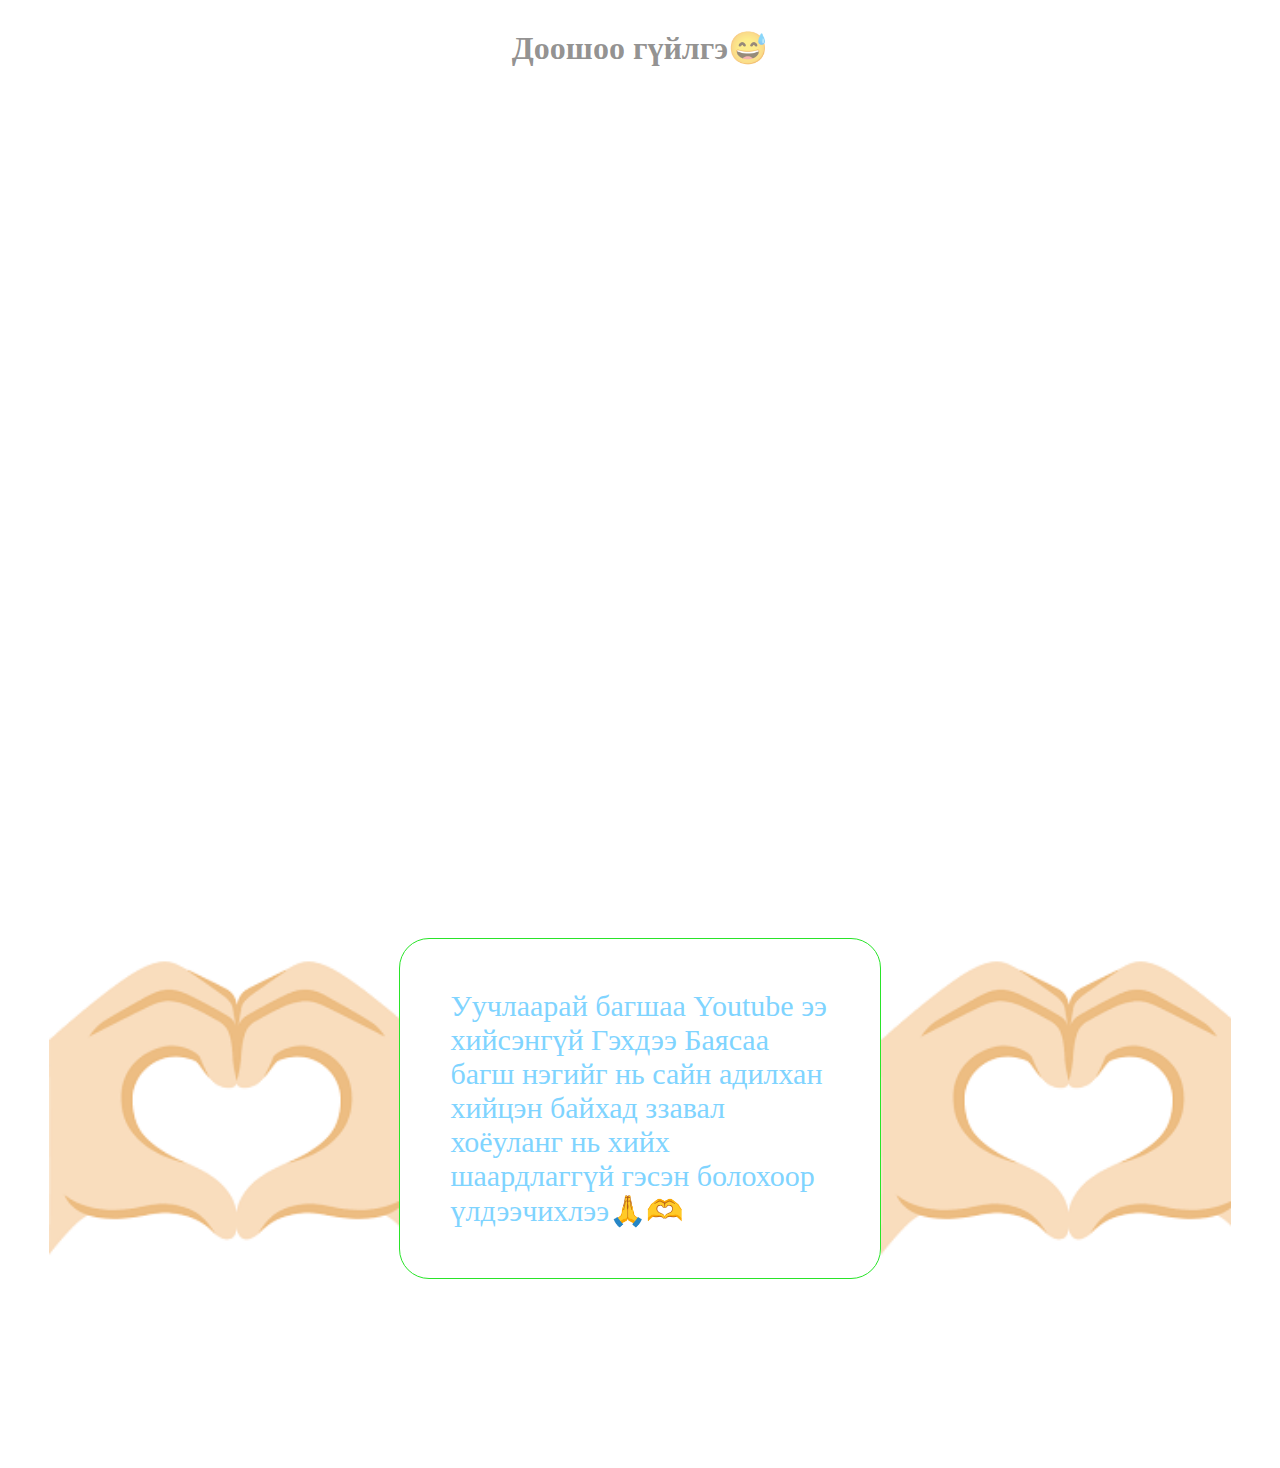
<file: youtube.html>
<!DOCTYPE html>
<html lang="en">

<head>
    <meta charset="UTF-8">
    <meta name="viewport" content="width=device-width, initial-scale=1.0">
    <link rel="stylesheet" href="youtube.css">
    <title>Document</title>
</head>

<body>

    <div class="mdku"> <h1>Доошоо гүйлгэ😅</h1></div>
    <div class="container">
        <div class="emote">
            
        </div>
        
        <div class="sorry">Уучлаарай багшаа Youtube ээ хийсэнгүй
            Гэхдээ Баясаа багш нэгийг нь сайн адилхан хийцэн байхад ззавал хоёуланг нь хийх шаардлаггүй гэсэн болохоор
            үлдээчихлээ🙏🫶
        </div>
        <div class="emote">
        </div>

    </div>

</body>

</html>
</file>
<file: style.css>
body {
    scroll-behavior: smooth;
}




/* header  */


.header {
    position: fixed;
    top: 0;
    width: 100%;
    background-color: rgba(255, 255, 255, 0.819);
    border-bottom: 2px solid #14b45f;
    z-index: 1;

}

.container-child {
    display: flex;
    align-items: center;

}



.col1 .menu ul {
    display: flex;
    list-style: none;
    gap: 20px;
    align-items: center;
    font-weight: 400;
    font-size: 23px;
    margin-top: 10px;
}

.col1 .menu ul li a {
    text-decoration: none;
    color: black;
}

.logo {
    display: flex;
    align-items: center;
}

.logo h1 {
    margin-top: 10px;
    font-family: Arial, Helvetica, sans-serif;
    font-weight: 600;
}



/*  home  ! */

.home {
    display: flex;
    margin-left: 200px;
    gap: 30px;
    height: 100%;
}

.home-child {
    display: flex;
    flex-direction: column;
    margin-top: 100px;
    justify-content: left;
    gap: 20px;

}

.home-child h1 {
    color: #14b45f;
    font-weight: 700;
}

.home-child span {
    color: black;
}

.home-child h2 {
    font-weight: 700;
    color: #000000;
    font-size: 40px;
}

.home-child h2 span {
    color: #14b45f;
}


.home-child button {
    width: 100px;
    color: #14b45f;
    border-radius: 10px;
    border: 1px solid #14b45f;
}


/* about-me */


.home {
    height: 100vh;
    padding-top: 100px;
}

.about {
    height: 100%;
    padding-top: 100px;

}

.about-photo img {
    margin-left: 100px;

}

.about-text {
    align-items: center;
}

.about1 {
    display: flex;
    align-items: center;
    gap: 100px;
}

.about_header h2 {
    color: #14b45f;
    border-bottom: 2px solid #14b45f;
    padding-bottom: 10px;
}



.works {
    height: 90vh;
    padding-top: 100px;

}



.skill-header h2 {
    color: #14b45f;
    border-bottom: 2px solid #14b45f;
    padding-bottom: 10px;
}


.skills {
    border: 1px solid #14b45f;
    height: 100%;
    width: 150px;
    display: flex;
    flex-direction: column;
}

.skills h4 {
    border-bottom: 1px solid #14b45f;
    display: flex;
    padding: 10px;
    justify-content: center;
}

.skills .language {
    display: flex;
    flex-direction: column;
    padding: 10px 0px 10px 20px;
}

.zda {
    display: flex;
    justify-content: space-around;
    margin-top: 30px;
}

.hobby {
    display: flex;
    align-items: center;
    justify-content: center;
    gap: 50px;
}

.hobby-text {
    width: 50%;
}


/* works */


.works-header h2 {
    color: #14b45f;
    border-bottom: 2px solid #14b45f;
    padding-bottom: 10px;
}

.youtube {
    border: 1px solid #14b45f;
    height: 100%;
    width: 30%;
}

.facebook {
    border: 1px solid #14b45f;
    height: 100%;
    width: 30%;
}



.youtube {
    display: flex;
    flex-direction: column;
    align-items: center;
    padding-top: 40px;
    margin-top: 100px;
}

.youtube-text {
    display: flex;
    flex-direction: column;
    gap: 25px;
    width: 80%;
    margin-top: 30px;
    margin-bottom: 60px;
}

.youtube-text span {
    border-bottom: 1px solid #14b45f;
}

.youtube-text button {
    width: 60px;
}

.facebook {
    display: flex;
    flex-direction: column;
    align-items: center;
    padding-top: 40px;
    margin-top: 100px;
}

.facebook-text {
    display: flex;
    flex-direction: column;
    gap: 25px;
    width: 80%;
    margin-top: 30px;
    margin-bottom: 60px;
}

.facebook-text span {
    border-bottom: 1px solid #14b45f;
}

.facebook-text button {
    width: 60px;
}


.youtube i:hover {
    color: red;
    cursor: pointer;
    transition: 0.3s;
    font-size: 45px;

}

.facebook i:hover {
    color: rgb(59, 73, 224);
    cursor: pointer;
    transition: 0.3s;
    font-size: 45px;

}

/* contacts */

.contact {
    height: 30vh;
}

.contacts-header h2 {
    color: #14b45f;
    border-bottom: 2px solid #14b45f;
    padding-bottom: 10px;
}

.footer-logo {
    display: flex;
  
}
.footer-logo h4{
    margin-top: 5px;
}

.footer-icon i {
    font-size: 35px;
    margin-right: 20px;

}

.contacts-text {
    display: flex;
    align-items: center;
    justify-content: space-around;
    margin-top: 50px;
}

.facebook-text a {
    text-decoration: none;
    color: #000000;
}

.footer-icon i:nth-child(1):hover {
    color: rgb(56,76,254);
    cursor: pointer;
    

}

.footer-icon i:nth-child(2):hover {
    color: rgb(250, 24, 24);
    cursor: pointer;

}

.footer-icon i:nth-child(3):hover {
    color: rgb(0,132,255);
    cursor: pointer;

}

.youtube button a{
    text-decoration: none;
    color: black;
}
</file>
<file: facebook.css>
* {
    font-family: Arial, Helvetica, sans-serif;
}

body {
    overflow: hidden;
    cursor: pointer;
}

::-webkit-scrollbar {
    width: 15px;
}

::-webkit-scrollbar-track {
    background-color: #d1faff;
}

::-webkit-scrollbar-thumb {
    background: linear-gradient(#642bff, #ff22e6)
}





body {
    background-color: #1c1e21;
    margin: 0;
    padding: 0;
}

.header {
    display: flex;
    cursor: pointer;
    background-color: #242526;
    border-bottom: 1px solid rgb(70, 70, 70);
    width: 100%;
    position: fixed;
}


.header-item1 {

    flex: 3;
    display: flex;
    align-items: center;
    gap: 10px;
    height: 60px;
}

.header-item2 {

    height: 60px;
    flex: 6;
}

.header-item3 {

    height: 60px;
    flex: 3;
}




.child2 {
    flex: 2;
    background-color: #3a3b3c;
    border-radius: 30px;
    width: 100%;
    margin-right: 40px;
    height: 45px;
    color: #bdc0c6;
    display: flex;
}

.child1 {
    margin-left: 15px;
    display: flex;
    font-size: 40px;
    color: #0866ff;

}

.nohoi {
    display: flex;
    align-items: center;
    gap: 10px;
    margin: 10px 0px 0px 15px;
    font-family: Arial, Helvetica, sans-serif;


}

.nohoi i {
    margin-top: -10px;
}

.header-icon {
    display: flex;
    align-items: center;
    justify-content: space-around;
    font-size: 25px;
    padding: 5px 60px 15px 60px;
    color: #b7babf;
    margin-left: -35px;



}

.header-icon2 {
    display: flex;
    align-items: center;
    font-size: 25px;
    padding: 5px 30px 15px 50px;
    justify-content: flex-end;
    color: #b7babf;


}

.header-icon2 i {
    width: 50px;
    height: 50px;
    align-items: center;
    display: flex;
    justify-content: center;
    border-radius: 30px;

}

.header-icon i {
    width: 100px;
    display: flex;
    justify-content: center;
    height: 50px;
    align-items: center;
    border-radius: 10px;

}

.profile {
    height: 30px;
    width: 30px;
    border-radius: 25px;
    background-color: white;
}


.main {
    display: flex;

}


/* main-left */




.main-left {
    flex: 3;
    margin-top: 60px;
    max-height: 700px;
    overflow: auto;
    overflow: hidden;

}

.main-left1 {
    display: flex;
    flex-direction: column;
    font-size: 18px;
    gap: 20px;
    padding: 20px;
    font-family: Arial, Helvetica, sans-serif;
    width: 70%;
}

p {
    color: rgb(130, 130, 130);
    font-size: 18px;
    font-family: Arial, Helvetica, sans-serif;
    margin: -20px 0px -10px 0px;

}

.left-child {
    display: flex;
    align-items: center;
}

.left-child a {
    text-decoration: none;
    color: white;

}

.left-child img {
    width: 45px;
}

.left-child1 img {
    width: 45px;
}

.left-child1 a {
    text-decoration: none;
    color: white;

}

.left-child1 {
    display: flex;
    align-items: center;
    border-bottom: 1px solid rgb(128, 126, 126);
    padding: 0px 0px 10px 0px;

}



/* main-mid */

.main-mid {
    flex: 5;
    max-height: 690px;
    overflow: auto;
    margin-top: 60px;

}

.main-mid::-webkit-scrollbar {
    display: none;
}

.item12 {
    display: flex;
    gap: 10px;
    margin-top: 15px;
    margin-bottom: 20px;

}

.cc {
    flex: 1;
    height: 260px;
    border-radius: 15px;
    background-color: #242526;
}

.ac {
    flex: 1;
    height: 260px;
    border-radius: 15px;
    background-image: url(photo/street-photography-exercises-16.jpg);
    background-size: cover !important;

}

.bc {
    flex: 1;
    height: 260px;
    border-radius: 15px;
    background-image: url(photo/street-photography-new-york-city-6.jpg);
    background-size: cover !important;
}

.gc {
    flex: 1;
    height: 260px;
    border-radius: 15px;
    background-image: url(photo/images.jpg);
    background-size: cover !important;
}

.sda {
    height: 35px;
    width: 35px;
    border-radius: 30px;
    margin: 10px;
    border: 4px solid blue;
}

.ac img {
    width: 100%;
    height: 100%;
    object-fit: cover;
    border-radius: 20px;
}

.bc img {
    width: 100%;
    height: 100%;
    object-fit: cover;
    border-radius: 20px;
}

.gc img {
    width: 100%;
    height: 100%;
    object-fit: cover;
    border-radius: 20px;
}

.cc img {
    width: 100%;
    height: 200px;
    object-fit: cover;
    border-radius: 15px 15px 0 0;
}

.cc h6 {
    color: #b7babf;
    font-family: Arial, Helvetica, sans-serif;
    font-size: 14px;
    margin-left: 30px;
    margin-top: 10px;
}

.button1 {
    color: white;
    background-color: #0866ff;
    border: none;
    font-size: 25px;
    border-radius: 20px;
    width: 30px;
    margin-left: 60px;
    margin-top: -10px;
}




.item23 {
    height: 100%;
    background-color: #242526;
    border-radius: 15px;
}

.ff {
    display: flex;
    justify-content: center;
    gap: 10px;
    padding-top: 8px;
    margin: 0px -10px;
    padding-bottom: 5px;


}


.pt img {
    width: 40px;
    height: 40px;
    object-fit: cover;
    border-radius: 50px;
}

.write {
    width: 80%;
    background-color: #3a3b3c;
    border-radius: 20px;
    padding: 10px;
    height: 20px;
}

.write span {
    align-items: center;
    font-family: Arial, Helvetica, sans-serif;
    color: #989595;

}

.gg {
    display: flex;
    justify-content: space-evenly;
    border-top: 1px solid gray;
    width: 95%;
    padding-top: 10px;
    color: #bbbec6;
    margin-left: 15px;
}

.gg img {
    width: 27px;
}

.gg .post {
    display: flex;
    align-items: center !important;
    font-size: 15px;
    gap: 10px;
    padding-bottom: 10px;
}

.gg .post1 {
    display: flex;
    align-items: center !important;
    font-size: 15px;
    gap: 10px;
    padding-bottom: 10px;
}

.gg .post2 {
    display: flex;
    align-items: center !important;
    font-size: 15px;
    gap: 10px;
    padding-bottom: 10px;
}



.head {
    background-color: #242526;
    height: 100%;
    width: 100%;
    margin-top: 20px;
    display: flex;
    justify-content: space-between;
    border-radius: 15px 15px 0 0;
}

.head1 {
    border-radius: 15px;
}

.item34 {
    display: flex;
}

.pro {
    width: 35px;
    height: 35px;
    background-color: #0866ff;
    border-radius: 20px;
    margin-top: 7px;
    background-image: url(logo/341012347_543626381224501_4270910067507456074_n.jpg);
    background-size: cover;
}

.name {
    color: white;
    font-size: 13px;
    margin-top: 11px;
}

.icon i {
    color: white;
    padding: 15px;
}

.head :nth-child(1) {
    display: flex;
    margin-left: 10px;
    gap: 10px;
}


.foter {
    height: 70px;
    background-color: #242526;
    border-radius: 0 0 10px 10px;
}

.foter .react1 {
    width: 18px;
    position: absolute;
    margin-left: -3px;
    margin-top: 10px;

}

.foter .react {
    width: 18px;
    margin-left: 20px;
    margin-top: 10px;
}

.reaction {
    display: flex;
    color: #989595;
    margin-top: 5px;
}

.reaction .vvv {
    align-items: center;
    display: flex;
    height: 100%;
    flex: 1;
    gap: 5px;
    justify-content: center;
    height: 30px;
}

.sport1 {
    flex: 3;
    background-color: #0866ff;
    height: 600px;
    background-image: url(photo/386356776_717872460382571_352411873244141687_n.jpg);
    background-size: cover;

}

.sport2 {
    flex: 2;
    background-color: #a8a8a8;
    height: 600px;
}


.sport2 {
    display: flex;
    flex-direction: column;

}

.sport2-1 {
    flex: 1;
    background-color: aqua;
    height: 100%;
    background-image: url(photo/386425419_717872437049240_7913537038854372418_n.jpg);
    background-size: cover;
    border: 1px solid rgb(90 90 90);
}

.sport2-2 {
    flex: 1;
    background-color: rgb(5, 11, 11);
    height: 100%;
    background-image: url(photo/387135450_717872523715898_7776025754086499048_n.jpg);
    background-size: cover;
    border: 1px solid rgb(90, 90, 90);
}

.sport2-3 {
    flex: 1;
    background-color: rgb(82, 85, 85);
    height: 100%;
    background-image: url(photo/386360731_717872490382568_8636001719762480465_n.jpg);
    background-size: cover;
    border: 1px solid rgb(90 90 90);
}

/* ************************************* */



.sporta {
    flex: 3;
    background-color: #0866ff;
    height: 600px;
    background-image: url(zurag2/385808268_717760060393811_1845516570750498262_n.jpg);
    background-size: cover;

}

.sportb {
    flex: 2;
    background-color: #a8a8a8;
    height: 600px;
}


.sportb {
    display: flex;
    flex-direction: column;

}

.sportb-1 {
    flex: 1;
    background-color: aqua;
    height: 100%;
    background-image: url(zurag2/387042564_719667470203070_8882991709852262985_n.jpg);
    background-size: cover;
    border: 1px solid rgb(90 90 90);
}

.sportb-2 {
    flex: 1;
    background-color: rgb(5, 11, 11);
    height: 100%;
    background-image: url(zurag2/370172611_717761830393634_2809102150336380071_n.jpg);
    background-size: cover;
    border: 1px solid rgb(90, 90, 90);
}

.sportb-3 {
    flex: 1;
    background-color: rgb(82, 85, 85);
    height: 100%;
    background-image: url(zurag2/386708306_717842420385575_1330714705185877147_n.jpg);
    background-size: cover;
    border: 1px solid rgb(90 90 90);
}

/* main right */
.main-right {
    flex: 3;
    margin-top: 60px;
    max-height: 690px;
    overflow: auto;
    overflow: hidden;
}


.main-right {
    display: flex;
    flex-direction: column;
    font-size: 18px;
    gap: 20px;
    padding: 20px;
    font-family: Arial, Helvetica, sans-serif;

}

.right-child {
    display: flex;
    align-items: center;
    gap: 10px;
}

.right-child a {
    text-decoration: none;
    color: white;

}

.right-child1 a {
    text-decoration: none;
    color: white;

}

.right-child1 {

    border-bottom: 1px solid rgb(128, 126, 126);
    padding: 0px 0px 10px 0px;

}

.cont {
    color: rgb(152, 152, 152);
    justify-content: space-between;
    display: flex;
    margin-left: 60px;
    margin-top: 50px;
    border-top: 2px solid;
    padding: 10px;

}

.main-right1 {
    display: flex;
    flex-direction: column;
    gap: 20px;
    padding: 20px;
    font-family: Arial, Helvetica, sans-serif;
    width: 70%;
    margin-left: 40px;

}

.pro1 {
    width: 30px;
    height: 30px;
    background-color: #0866ff;
    border-radius: 20px;
    margin-top: 7px;
    background-image: url(logo/Screenshot\ 2023-10-11\ 161216.png);
    background-size: cover;
}


/* hover */

.child2:hover {
    cursor: pointer;
    background-color: #4e4e4f;
}

.header-icon i:hover {
    background-color: #8c8c8c1a;
    transition: 0.2s;
}

.header-icon2 i:hover {
    background-color: #8c8c8c1a;
    transition: 0.2s;
}

.main-left:hover {
    overflow: scroll;
}

.main-right:hover {
    overflow: scroll;
}




@media(max-width:1098px) {
    .main-left {
        display: none;
    }

    .main-child {
        padding-left: 30px;

    }

    .nohoi p {
        display: none;
    }

    .child2 {
        width: 45px;
    }
}


@media(max-width:898px) {
    .main-right {
        display: none;
    }

    .main-child {
        padding-right: 30px;

    }

    .header-icon {
        display: none;
    }

}

@media(max-width:755px) {
    .gc {
        display: none;
    }
}

@media(max-width:600px) {
    .bc {
        display: none;
    }

    .gg .post2 {
        display: none;
    }

    .ff {
        width: 90%;
        padding-left: 30px;
    }
}



@media(max-width:375px) {
    .main-mid {
        width: 500px;
        margin-right: 0;
    }
    
}
</file>
<file: youtube.css>
body {

}

.container {
    display: flex;
    align-items: center;
    justify-content: center;
    margin-bottom: 160px;
    
}
.mdku{
    height: 100vh;
    display: flex;
    justify-content: center;
    color: rgba(55, 53, 51, 0.549); 
}

.sorry {
    border: 1px solid rgb(41, 228, 41);
    width: 30%;
    height: 100%;
    font-size: 30px;
    color: rgb(127, 212, 255);
    padding: 50px;
    border-radius: 30px;
}

.emote {
    height: 400px;
    width: 350px;
    background-image: url(zurag2/download.png);
    background-size: cover;
}

img{
    width: 200px;
}


.sorry:hover{
    font-size: 35px;
    width: 35%;

}
</file>
